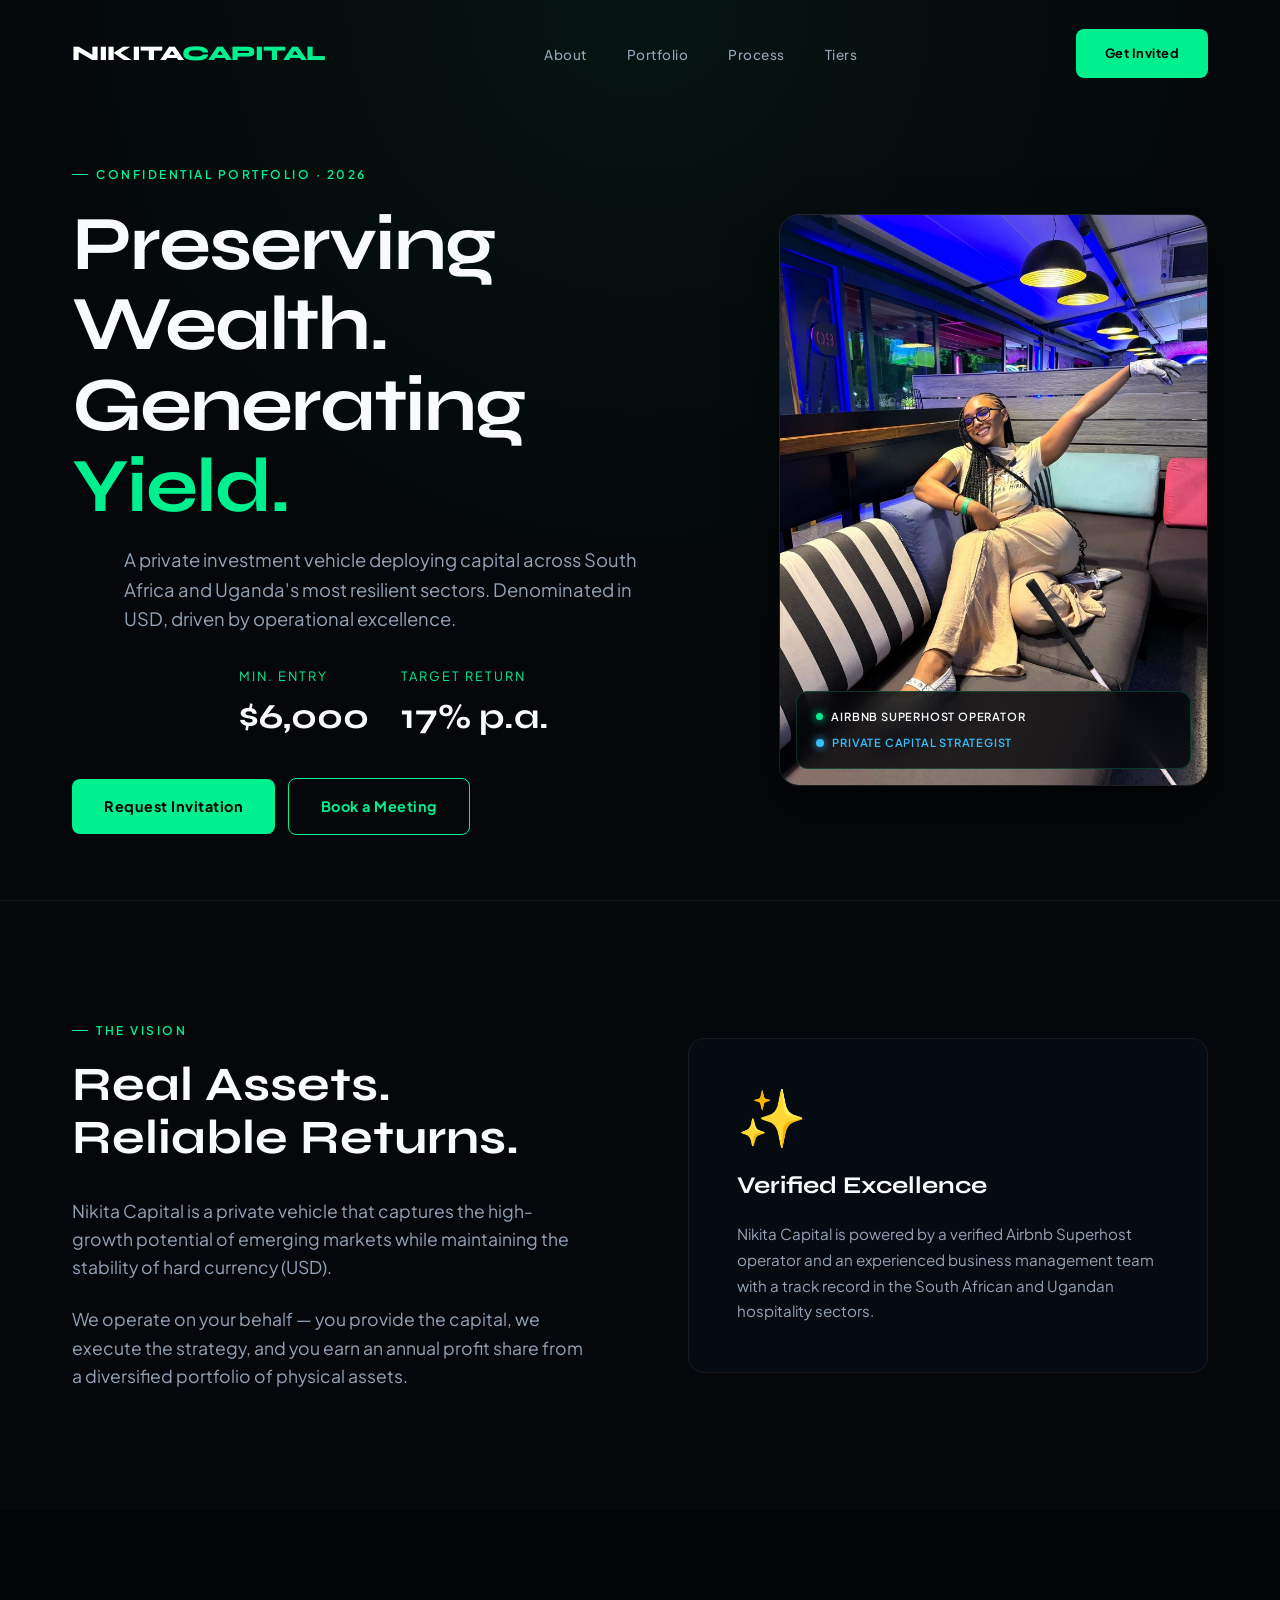
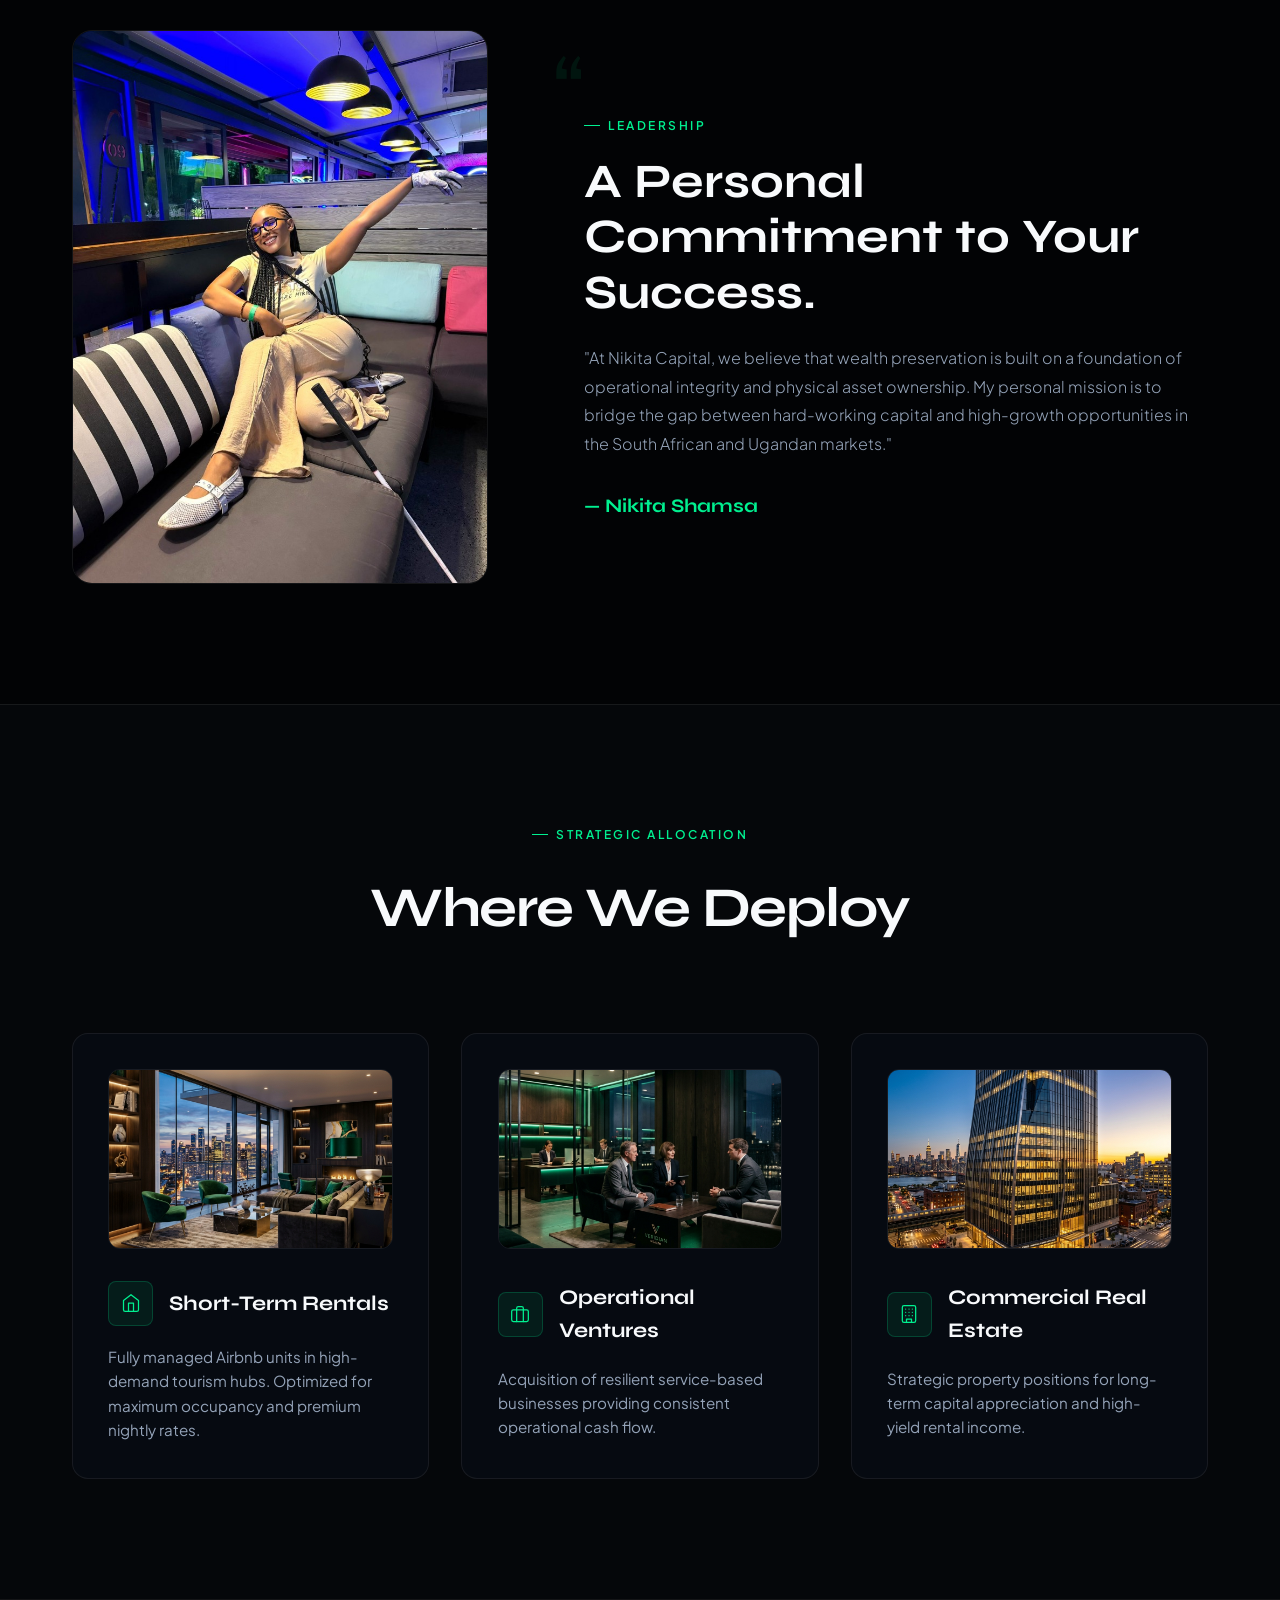
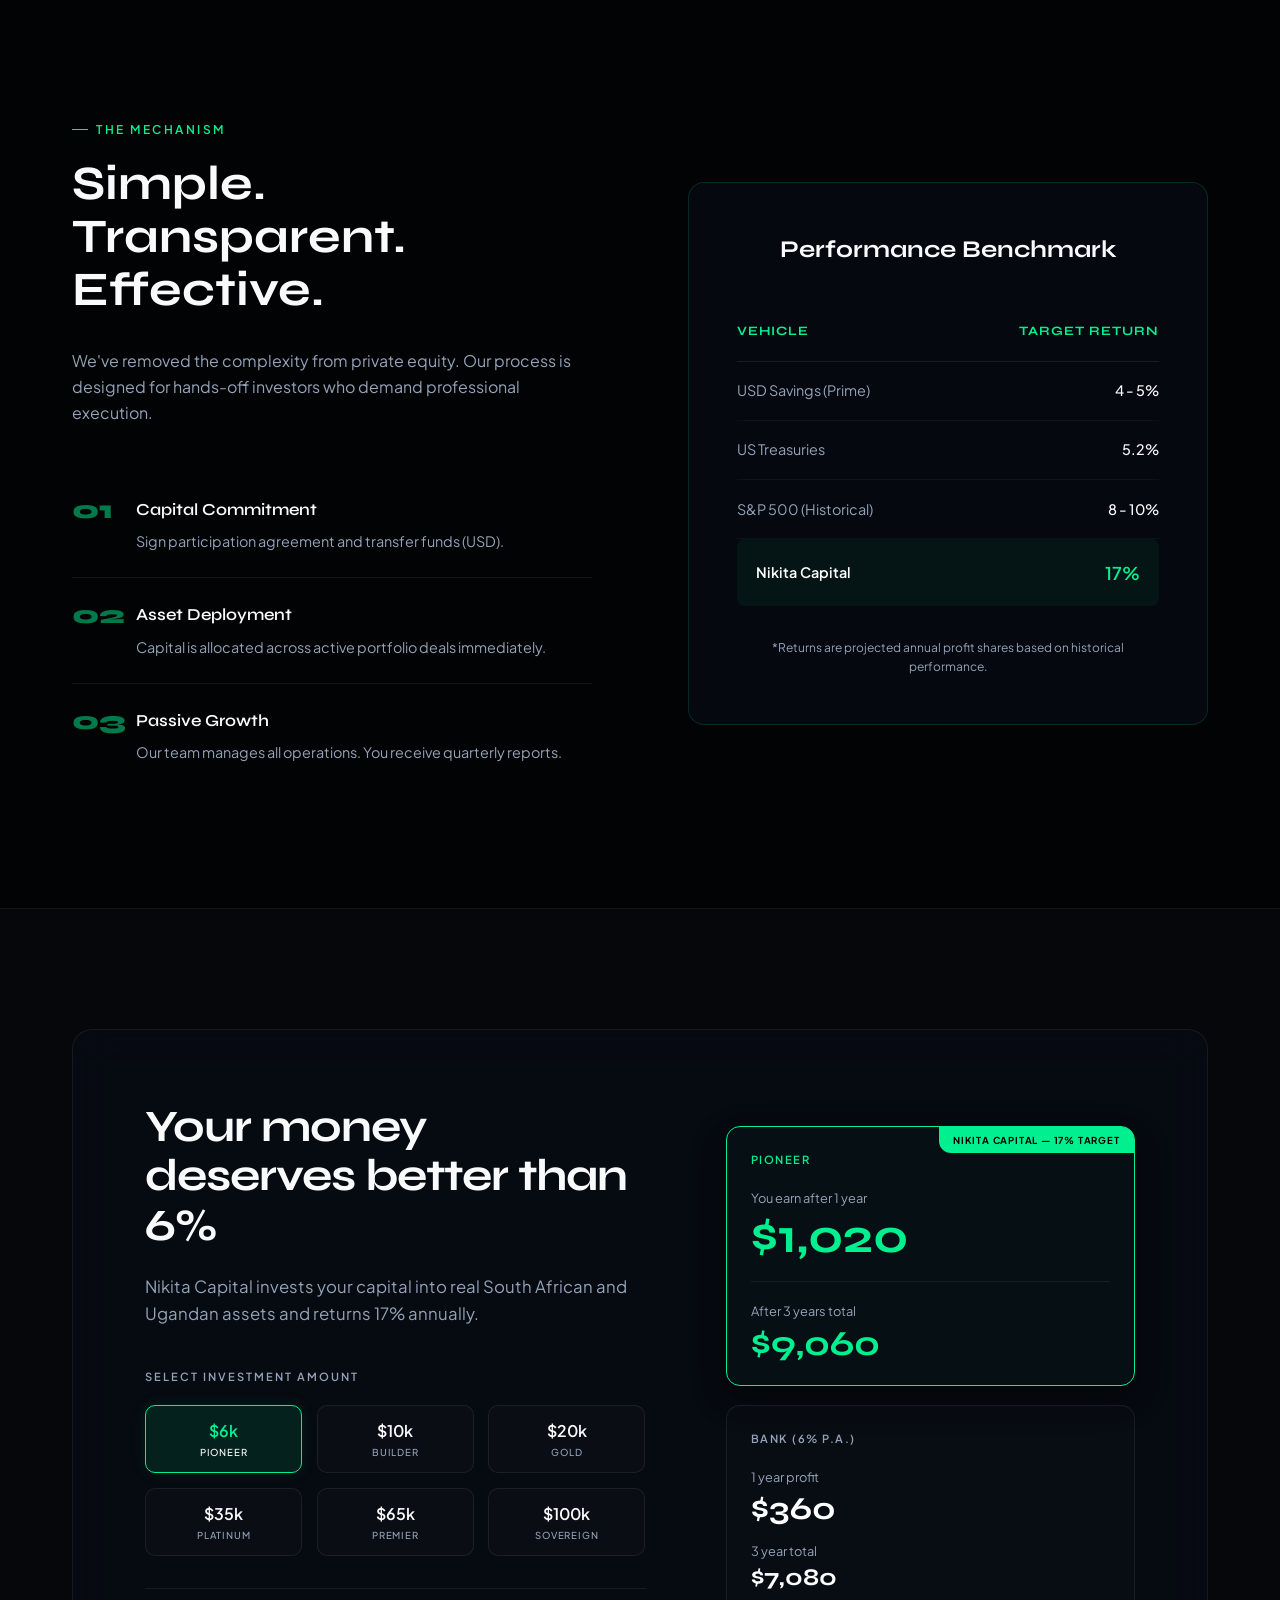
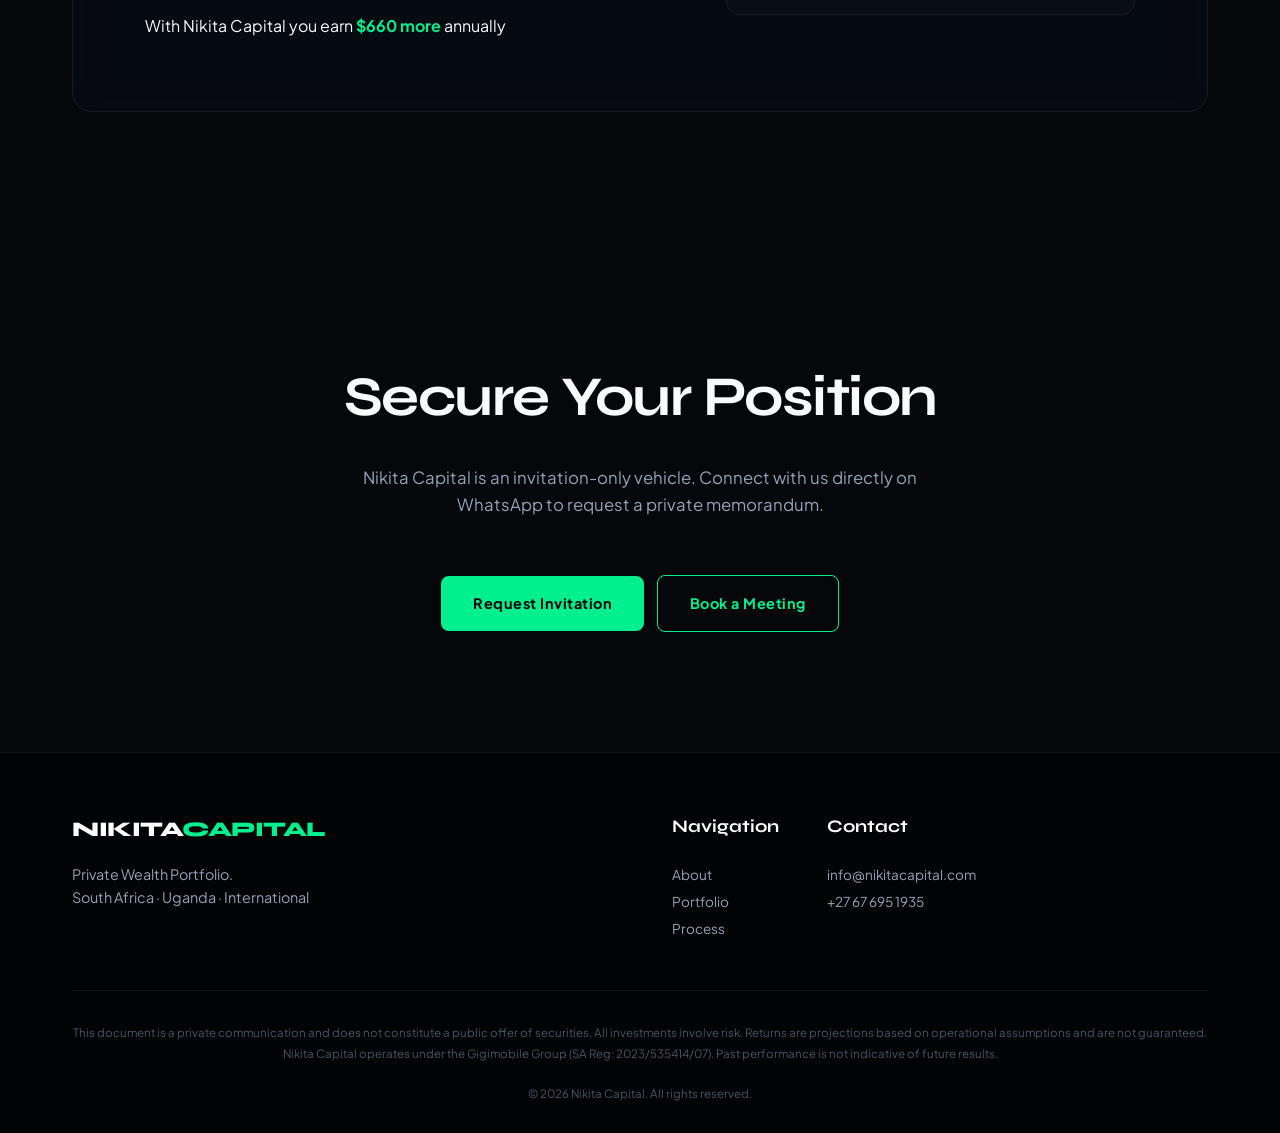
<file: index.html>
<!DOCTYPE html>
<html lang="en">
<head>
    <meta charset="UTF-8">
    <meta name="viewport" content="width=device-width, initial-scale=1.0">
    <title>Nikita Capital — Private Wealth Portfolio</title>
    <meta name="description" content="Exclusive private investment vehicle focused on high-yield hospitality, franchise, and real estate assets in South Africa and Uganda.">
    <link rel="stylesheet" href="styles.css">
    <!-- Social Sharing Metadata (WhatsApp, LinkedIn, etc.) -->
    <meta property="og:title" content="Nikita Capital — Private Wealth Portfolio">
    <meta property="og:description" content="Exclusive private investment vehicle focused on high-yield hospitality, franchise, and real estate assets.">
    <meta property="og:image" content="https://nikitacapital.vercel.app/nikita-hero.jpg">
    <meta property="og:url" content="https://nikitacapital.vercel.app">
    <meta property="og:type" content="website">
    <meta name="twitter:card" content="summary_large_image">
    <meta name="twitter:image" content="https://nikitacapital.vercel.app/nikita-hero.jpg">
</head>
<body>

    <!-- NAVIGATION -->
    <nav>
        <div class="container nav-content">
            <a href="#" class="logo">NIKITA<span>CAPITAL</span></a>
            <ul class="nav-links">
                <li><a href="#about">About</a></li>
                <li><a href="#verticals">Portfolio</a></li>
                <li><a href="#how-it-works">Process</a></li>
                <li><a href="#tiers">Tiers</a></li>
            </ul>
            <a href="https://wa.me/27676951935?text=I%27m%20interested%20in%20Nikita%20Capital" class="btn-contact" target="_blank">Get Invited</a>
        </div>
    </nav>

    <!-- HERO SECTION -->
    <section class="hero">
        <div class="container">
            <div class="hero-grid">
                <div class="hero-content reveal active">
                    <span class="hero-eyebrow">Confidential Portfolio · 2026</span>
                    <h1>Preserving Wealth.<br>Generating <span class="text-primary">Yield.</span></h1>
                    <p>A private investment vehicle deploying capital across South Africa and Uganda's most resilient sectors. Denominated in USD, driven by operational excellence.</p>
                    
                    <div class="hero-stats">
                        <div>
                            <div style="font-size: 0.8rem; color: var(--primary); text-transform: uppercase; letter-spacing: 2px;">Min. Entry</div>
                            <div style="font-size: 2.2rem; font-family: var(--font-heading); font-weight: 700; margin-top: 0.2rem;">$6,000</div>
                        </div>
                        <div>
                            <div style="font-size: 0.8rem; color: var(--primary); text-transform: uppercase; letter-spacing: 2px;">Target Return</div>
                            <div style="font-size: 2.2rem; font-family: var(--font-heading); font-weight: 700; margin-top: 0.2rem;">17% p.a.</div>
                        </div>
                    </div>

                    <div class="hero-btns">
                        <a href="https://wa.me/27676951935?text=I%27m%20interested%20in%20Nikita%20Capital" class="btn-contact" target="_blank">Request Invitation</a>
                        <a href="https://calendly.com/nikitacapital/30min" class="btn-contact" style="background: transparent; color: var(--primary); border: 1px solid var(--primary);" target="_blank">Book a Meeting</a>
                    </div>
                </div>

                <div class="hero-image-wrap reveal active">
                    <div class="hero-image-container">
                        <img src="nikita-hero.jpg" alt="Nikita Shamsa - Private Capital Strategist" class="hero-image">
                        <div class="hero-badge-overlay" style="flex-direction: column; align-items: flex-start; gap: 8px; padding: 1rem 1.2rem;">
                            <div style="display: flex; align-items: center; gap: 8px;">
                                <span class="hero-badge-dot"></span>
                                <span class="hero-badge-text">Airbnb Superhost Operator</span>
                            </div>
                            <div style="display: flex; align-items: center; gap: 8px;">
                                <span style="width:8px;height:8px;background:#38bdf8;border-radius:50%;box-shadow:0 0 8px #38bdf8;flex-shrink:0;"></span>
                                <span class="hero-badge-text" style="color: #38bdf8;">Private Capital Strategist</span>
                            </div>
                        </div>
                    </div>
                </div>
            </div>
        </div>
    </section>

    <!-- ABOUT SECTION -->
    <section id="about" class="section-padding" style="border-top: 1px solid var(--border);">
        <div class="container">
            <div class="about-grid">
                <div class="reveal">
                    <span class="hero-eyebrow">The Vision</span>
                    <h2 style="font-size: clamp(2rem, 6vw, 3rem); margin-bottom: 2rem; line-height: 1.1;">Real Assets.<br>Reliable Returns.</h2>
                    <p style="color: var(--text-dim); font-size: 1.1rem; margin-bottom: 1.5rem;">Nikita Capital is a private vehicle that captures the high-growth potential of emerging markets while maintaining the stability of hard currency (USD).</p>
                    <p style="color: var(--text-dim); font-size: 1.1rem;">We operate on your behalf — you provide the capital, we execute the strategy, and you earn an annual profit share from a diversified portfolio of physical assets.</p>
                </div>
                <div class="reveal">
                    <div class="glass-card">
                        <div style="font-size: 3.5rem; line-height: 1; color: var(--primary); margin-bottom: 1.5rem;">✨</div>
                        <h3 style="margin-bottom: 1rem; font-size: 1.5rem;">Verified Excellence</h3>
                        <p style="color: var(--text-dim); font-size: 0.95rem; line-height: 1.7;">Nikita Capital is powered by a verified Airbnb Superhost operator and an experienced business management team with a track record in the South African and Ugandan hospitality sectors.</p>
                    </div>
                </div>
            </div>
        </div>
    </section>

    <!-- LEADERSHIP SECTION -->
    <section id="leadership" class="section-padding leadership-section">
        <div class="container">
            <div class="leadership-grid reveal">
                <div class="founder-img-container">
                    <img src="nikita-portrait.jpg" alt="Nikita - Founder of Nikita Capital" class="founder-img">
                </div>
                <div class="leadership-text">
                    <span class="quote-icon">“</span>
                    <span class="hero-eyebrow" style="margin-top: 1.5rem;">Leadership</span>
                    <h2>A Personal Commitment to Your Success.</h2>
                    <p class="quote">"At Nikita Capital, we believe that wealth preservation is built on a foundation of operational integrity and physical asset ownership. My personal mission is to bridge the gap between hard-working capital and high-growth opportunities in the South African and Ugandan markets."</p>
                    <p class="signature">— Nikita Shamsa</p>
                </div>
            </div>
        </div>
    </section>

    <!-- VERTICALS SECTION -->
    <section id="verticals" class="section-padding" style="border-top: 1px solid var(--border);">
        <div class="container">
            <div class="text-center reveal" style="margin-bottom: 5rem;">
                <span class="hero-eyebrow" style="justify-content: center;">Strategic Allocation</span>
                <h2 style="font-size: clamp(2rem, 6vw, 3.5rem); letter-spacing: -1.5px;">Where We Deploy</h2>
            </div>
            <div style="display: grid; grid-template-columns: repeat(auto-fit, minmax(280px, 1fr)); gap: 2rem;">
                <!-- Vertical 1 -->
                <div class="glass-card reveal" style="padding: 2.2rem;">
                    <div class="card-image-wrap" style="height: 180px; overflow: hidden; border-radius: 12px; margin-bottom: 2rem; border: 1px solid var(--border);">
                        <img src="short-term-rentals.png" alt="Short-Term Rentals" style="width: 100%; height: 100%; object-fit: cover;">
                    </div>
                    <div style="display: flex; align-items: center; gap: 1rem; margin-bottom: 1.2rem;">
                        <div class="vertical-card-icon" style="margin-bottom: 0; width: 45px; height: 45px; border-radius: 8px;">
                            <svg xmlns="http://www.w3.org/2000/svg" width="20" height="20" viewBox="0 0 24 24" fill="none" stroke="currentColor" stroke-width="1.5" stroke-linecap="round" stroke-linejoin="round"><path d="m3 9 9-7 9 7v11a2 2 0 0 1-2 2H5a2 2 0 0 1-2-2z"/><polyline points="9 22 9 12 15 12 15 22"/></svg>
                        </div>
                        <h3 style="font-size: 1.3rem;">Short-Term Rentals</h3>
                    </div>
                    <p style="color: var(--text-dim); font-size: 0.95rem; line-height: 1.6;">Fully managed Airbnb units in high-demand tourism hubs. Optimized for maximum occupancy and premium nightly rates.</p>
                </div>
                <!-- Vertical 2 -->
                <div class="glass-card reveal" style="padding: 2.2rem;">
                    <div class="card-image-wrap" style="height: 180px; overflow: hidden; border-radius: 12px; margin-bottom: 2rem; border: 1px solid var(--border);">
                        <img src="operational-ventures.png" alt="Operational Ventures" style="width: 100%; height: 100%; object-fit: cover;">
                    </div>
                    <div style="display: flex; align-items: center; gap: 1rem; margin-bottom: 1.2rem;">
                        <div class="vertical-card-icon" style="margin-bottom: 0; width: 45px; height: 45px; border-radius: 8px;">
                            <svg xmlns="http://www.w3.org/2000/svg" width="20" height="20" viewBox="0 0 24 24" fill="none" stroke="currentColor" stroke-width="1.5" stroke-linecap="round" stroke-linejoin="round"><rect width="20" height="14" x="2" y="7" rx="2" ry="2"/><path d="M16 21V5a2 2 0 0 0-2-2h-4a2 2 0 0 0-2 2v16"/></svg>
                        </div>
                        <h3 style="font-size: 1.3rem;">Operational Ventures</h3>
                    </div>
                    <p style="color: var(--text-dim); font-size: 0.95rem; line-height: 1.6;">Acquisition of resilient service-based businesses providing consistent operational cash flow.</p>
                </div>
                <!-- Vertical 3 -->
                <div class="glass-card reveal" style="padding: 2.2rem;">
                    <div class="card-image-wrap" style="height: 180px; overflow: hidden; border-radius: 12px; margin-bottom: 2rem; border: 1px solid var(--border);">
                        <img src="commercial-real-estate.png" alt="Commercial Real Estate" style="width: 100%; height: 100%; object-fit: cover;">
                    </div>
                    <div style="display: flex; align-items: center; gap: 1rem; margin-bottom: 1.2rem;">
                        <div class="vertical-card-icon" style="margin-bottom: 0; width: 45px; height: 45px; border-radius: 8px;">
                            <svg xmlns="http://www.w3.org/2000/svg" width="20" height="20" viewBox="0 0 24 24" fill="none" stroke="currentColor" stroke-width="1.5" stroke-linecap="round" stroke-linejoin="round"><rect x="4" y="2" width="16" height="20" rx="2" ry="2"/><path d="M9 22v-4h6v4"/><path d="M8 6h.01"/><path d="M16 6h.01"/><path d="M12 6h.01"/><path d="M12 10h.01"/><path d="M12 14h.01"/><path d="M16 10h.01"/><path d="M16 14h.01"/><path d="M8 10h.01"/><path d="M8 14h.01"/></svg>
                        </div>
                        <h3 style="font-size: 1.3rem;">Commercial Real Estate</h3>
                    </div>
                    <p style="color: var(--text-dim); font-size: 0.95rem; line-height: 1.6;">Strategic property positions for long-term capital appreciation and high-yield rental income.</p>
                </div>
            </div>
        </div>
    </section>

    <!-- PROCESS SECTION -->
    <section id="how-it-works" class="section-padding" style="background: var(--bg-deep); border-top: 1px solid var(--border); border-bottom: 1px solid var(--border);">
        <div class="container">
            <div class="process-grid">
                <div class="reveal">
                    <span class="hero-eyebrow">The Mechanism</span>
                    <h2 style="font-size: clamp(1.8rem, 5vw, 3rem); margin-bottom: 2rem; line-height: 1.1;">Simple. Transparent.<br>Effective.</h2>
                    <p style="color: var(--text-dim); margin-bottom: 3rem;">We've removed the complexity from private equity. Our process is designed for hands-off investors who demand professional execution.</p>
                    
                    <div class="steps-list">
                        <div class="process-step">
                            <span class="process-num">01</span>
                            <div>
                                <h4 class="process-title">Capital Commitment</h4>
                                <p class="process-desc">Sign participation agreement and transfer funds (USD).</p>
                            </div>
                        </div>
                        <div class="process-step">
                            <span class="process-num">02</span>
                            <div>
                                <h4 class="process-title">Asset Deployment</h4>
                                <p class="process-desc">Capital is allocated across active portfolio deals immediately.</p>
                            </div>
                        </div>
                        <div class="process-step">
                            <span class="process-num">03</span>
                            <div>
                                <h4 class="process-title">Passive Growth</h4>
                                <p class="process-desc">Our team manages all operations. You receive quarterly reports.</p>
                            </div>
                        </div>
                    </div>
                </div>
                <div class="reveal">
                    <div class="glass-card" style="border-color: rgba(0, 240, 144, 0.15);">
                        <h3 style="margin-bottom: 2rem; text-align: center; font-size: 1.5rem;">Performance Benchmark</h3>
                        <table style="width: 100%; border-collapse: collapse; font-size: 0.9rem;">
                            <tr style="border-bottom: 1px solid rgba(255,255,255,0.08); color: var(--primary);">
                                <th style="padding: 1.2rem 0; text-align: left; font-family: var(--font-heading); font-size: 0.8rem; letter-spacing: 1px; text-transform: uppercase;">Vehicle</th>
                                <th style="padding: 1.2rem 0; text-align: right; font-family: var(--font-heading); font-size: 0.8rem; letter-spacing: 1px; text-transform: uppercase;">Target Return</th>
                            </tr>
                            <tr style="border-bottom: 1px solid rgba(255,255,255,0.04);">
                                <td style="padding: 1.1rem 0; color: var(--text-dim);">USD Savings (Prime)</td>
                                <td style="padding: 1.1rem 0; text-align: right; color: var(--text-main); font-weight: 500;">4 - 5%</td>
                            </tr>
                            <tr style="border-bottom: 1px solid rgba(255,255,255,0.04);">
                                <td style="padding: 1.1rem 0; color: var(--text-dim);">US Treasuries</td>
                                <td style="padding: 1.1rem 0; text-align: right; color: var(--text-main); font-weight: 500;">5.2%</td>
                            </tr>
                            <tr style="border-bottom: 1px solid rgba(255,255,255,0.04);">
                                <td style="padding: 1.1rem 0; color: var(--text-dim);">S&P 500 (Historical)</td>
                                <td style="padding: 1.1rem 0; text-align: right; color: var(--text-main); font-weight: 500;">8 - 10%</td>
                            </tr>
                            <tr style="background: rgba(0, 240, 144, 0.05); color: #fff; font-weight: 600;">
                                <td style="padding: 1.2rem; border-radius: 8px 0 0 8px;">Nikita Capital</td>
                                <td style="padding: 1.2rem; text-align: right; color: var(--primary); font-size: 1.1rem; border-radius: 0 8px 8px 0;">17%</td>
                            </tr>
                        </table>
                        <p style="font-size: 0.75rem; color: var(--text-dim); margin-top: 2rem; text-align: center;">*Returns are projected annual profit shares based on historical performance.</p>
                    </div>
                </div>
            </div>
        </div>
    </section>

    <!-- INVESTMENT CALCULATOR -->
    <section id="tiers" class="section-padding">
        <div class="container">
            <div class="calculator-wrapper reveal">
                <!-- Left: Control Panel -->
                <div class="calc-controls">
                    <h2 style="font-size: clamp(1.6rem, 4.5vw, 2.8rem); margin-bottom: 1.5rem; line-height: 1.1; letter-spacing: -1px;">Your money deserves better than 6%</h2>
                    <p style="color: var(--text-dim); margin-bottom: 2.5rem; font-size: 1.05rem;">
                        Nikita Capital invests your capital into real South African and Ugandan assets and returns 17% annually.
                    </p>
                    
                    <div class="amount-selector">
                        <p class="selector-label">Select investment amount</p>
                        <div class="amount-buttons">
                            <button class="amount-btn active" data-amount="6000" data-tier="Pioneer">$6k<span>Pioneer</span></button>
                            <button class="amount-btn" data-amount="10000" data-tier="Builder">$10k<span>Builder</span></button>
                            <button class="amount-btn" data-amount="20000" data-tier="Gold Partner">$20k<span>Gold</span></button>
                            <button class="amount-btn" data-amount="35000" data-tier="Platinum Partner">$35k<span>Platinum</span></button>
                            <button class="amount-btn tier-gold" data-amount="65000" data-tier="Nikita Premier">$65k<span>Premier</span></button>
                            <button class="amount-btn tier-gold" data-amount="100000" data-tier="Nikita Sovereign">$100k<span>Sovereign</span></button>
                        </div>
                    </div>
                    
                    <div class="comparison-footer">
                        <p>With Nikita Capital you earn <span id="diff-value" class="text-primary" style="font-weight: 700;">$660 more</span> annually</p>
                    </div>
                </div>

                <!-- Right: Results Panel -->
                <div class="calc-results">
                    <div class="comparison-cards">
                        <!-- Nikita Capital Card (Primary) -->
                        <div class="comp-card featured">
                            <div class="card-badge">NIKITA CAPITAL — 17% TARGET</div>
                            <div class="card-header" id="nikita-tier-label">PIONEER</div>
                            <div class="card-body">
                                <div class="earning-group">
                                    <span class="earning-label">You earn after 1 year</span>
                                    <h3 class="earning-value" id="nikita-year-1">$1,020</h3>
                                </div>
                                <div class="earning-divider"></div>
                                <div class="earning-group">
                                    <span class="earning-label">After 3 years total</span>
                                    <h3 class="earning-value small" id="nikita-year-3">$9,060</h3>
                                </div>
                            </div>
                        </div>

                        <!-- Standard Bank Card (Secondary) -->
                        <div class="comp-card">
                            <div class="card-header">BANK (6% P.A.)</div>
                            <div class="card-body">
                                <div class="earning-group">
                                    <span class="earning-label">1 year profit</span>
                                    <h3 class="earning-value" id="bank-year-1" style="font-size: 2rem;">$360</h3>
                                </div>
                                <div class="earning-group" style="margin-top: 1rem;">
                                    <span class="earning-label">3 year total</span>
                                    <h3 class="earning-value small" id="bank-year-3" style="font-size: 1.5rem;">$7,080</h3>
                                </div>
                            </div>
                        </div>
                    </div>
                </div>
            </div>
        </div>
    </section>

    <!-- CONTACT CTA -->
    <section id="contact" class="section-padding contact-section">
        <div class="container text-center reveal">
            <h2 style="font-size: clamp(2rem, 6vw, 3.5rem); margin-bottom: 1.5rem; letter-spacing: -1.5px;">Secure Your Position</h2>
            <p style="color: var(--text-dim); max-width: 600px; margin: 0 auto 3.5rem; font-size: 1.05rem;">Nikita Capital is an invitation-only vehicle. Connect with us directly on WhatsApp to request a private memorandum.</p>
            <div class="hero-btns" style="justify-content: center; margin-top: 0;">
                <a href="https://wa.me/27676951935?text=I%27m%20interested%20in%20Nikita%20Capital" class="btn-contact" style="padding: 1.2rem 3rem; font-size: 1rem;" target="_blank">Request Invitation</a>
                <a href="https://calendly.com/nikitacapital/30min" class="btn-contact" style="background: transparent; color: var(--primary); border: 1px solid var(--primary); padding: 1.2rem 3rem; font-size: 1rem;" target="_blank">Book a Meeting</a>
            </div>
        </div>
    </section>

    <!-- FOOTER -->
    <footer>
        <div class="container">
            <div class="footer-content">
                <div>
                    <div class="logo footer-logo">NIKITA<span>CAPITAL</span></div>
                    <p style="color: var(--text-dim); font-size: 0.9rem;">Private Wealth Portfolio.<br>South Africa · Uganda · International</p>
                </div>
                <div class="footer-links-row">
                    <div>
                        <h4 style="margin-bottom: 1.2rem; color: #fff; font-size: 1.1rem;">Navigation</h4>
                        <ul style="list-style: none; font-size: 0.85rem; line-height: 2;">
                            <li><a href="#about" style="color: var(--text-dim); text-decoration: none; transition: var(--transition);">About</a></li>
                            <li><a href="#verticals" style="color: var(--text-dim); text-decoration: none; transition: var(--transition);">Portfolio</a></li>
                            <li><a href="#how-it-works" style="color: var(--text-dim); text-decoration: none; transition: var(--transition);">Process</a></li>
                        </ul>
                    </div>
                    <div>
                        <h4 style="margin-bottom: 1.2rem; color: #fff; font-size: 1.1rem;">Contact</h4>
                        <ul style="list-style: none; font-size: 0.85rem; line-height: 2;">
                            <li style="color: var(--text-dim);">info@nikitacapital.com</li>
                            <li style="color: var(--text-dim);">+27 67 695 1935</li>
                        </ul>
                    </div>
                </div>
            </div>
            <div class="footer-disclaimer">
                <p>This document is a private communication and does not constitute a public offer of securities. All investments involve risk. Returns are projections based on operational assumptions and are not guaranteed. Nikita Capital operates under the Gigimobile Group (SA Reg: 2023/535414/07). Past performance is not indicative of future results.</p>
                <p style="margin-top: 1.2rem;">&copy; 2026 Nikita Capital. All rights reserved.</p>
            </div>
        </div>
    </footer>

    <script src="script.js"></script>
</body>
</html>
</file>
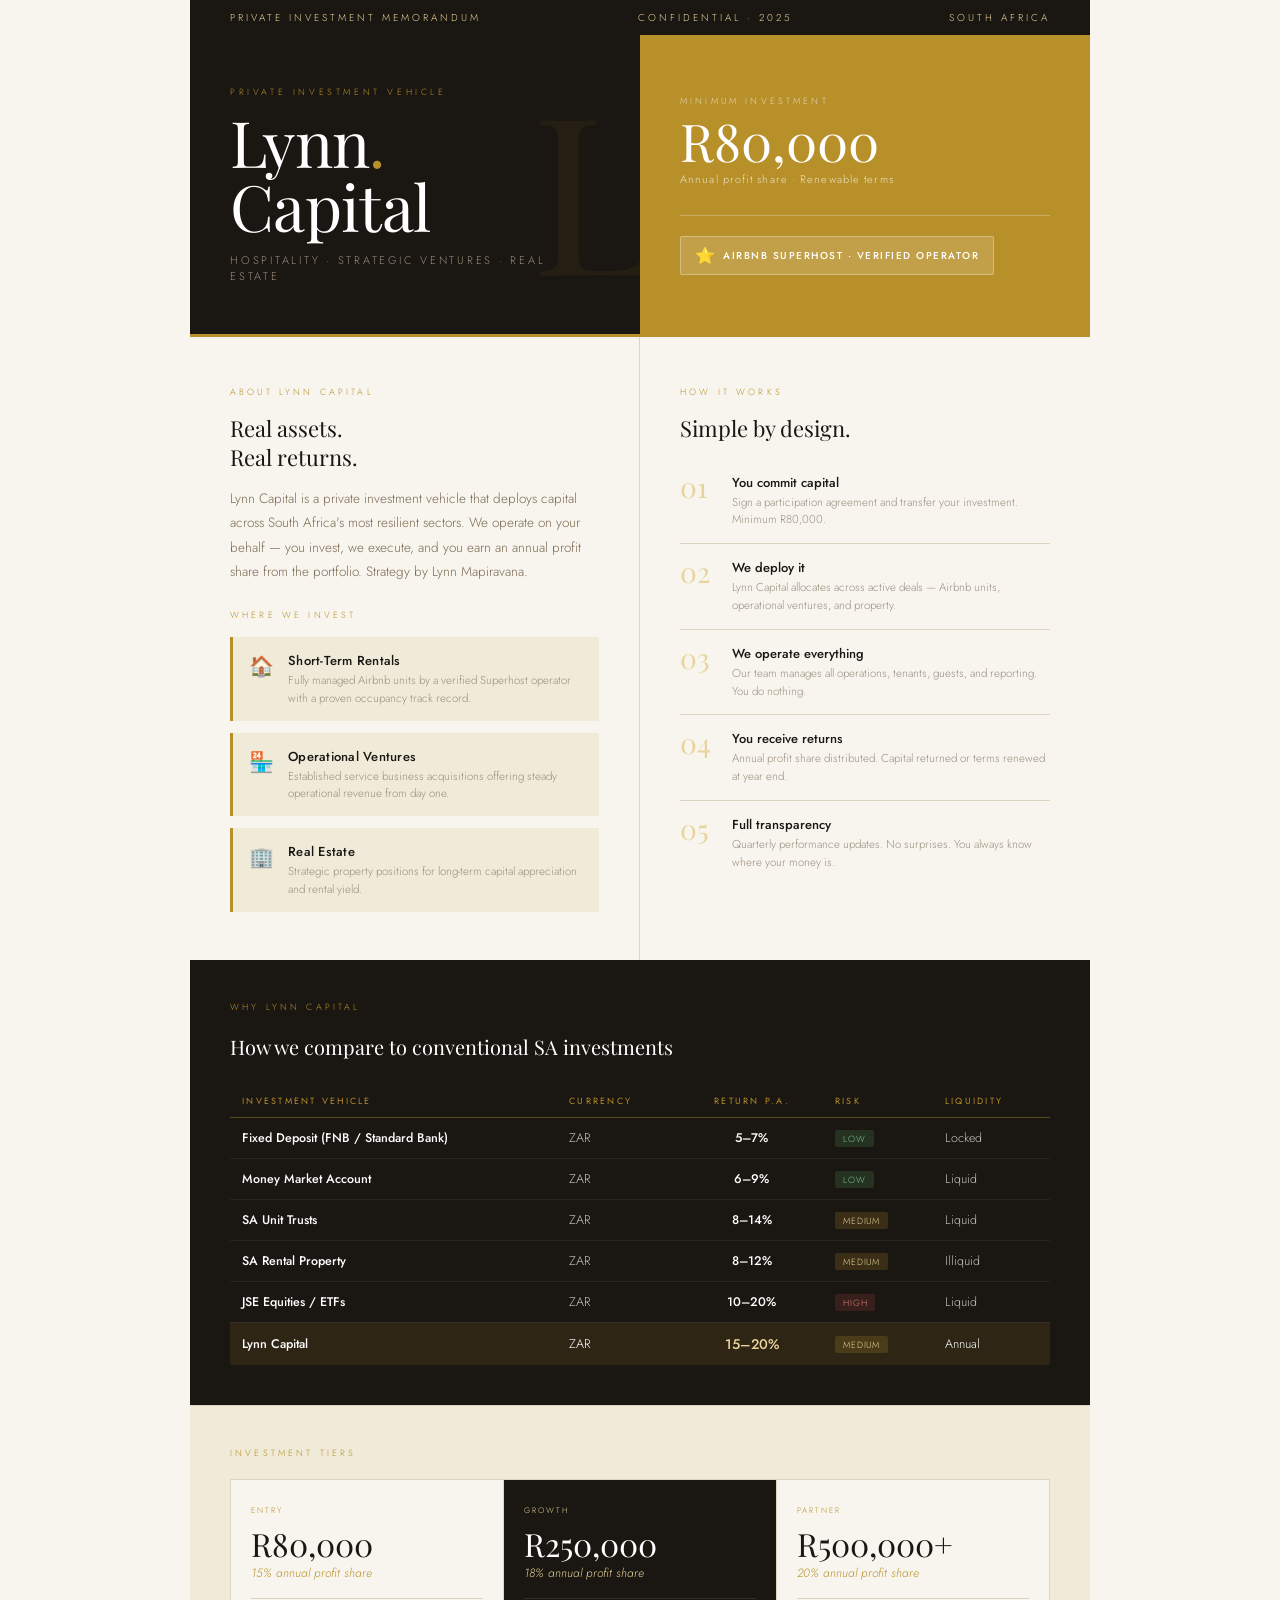
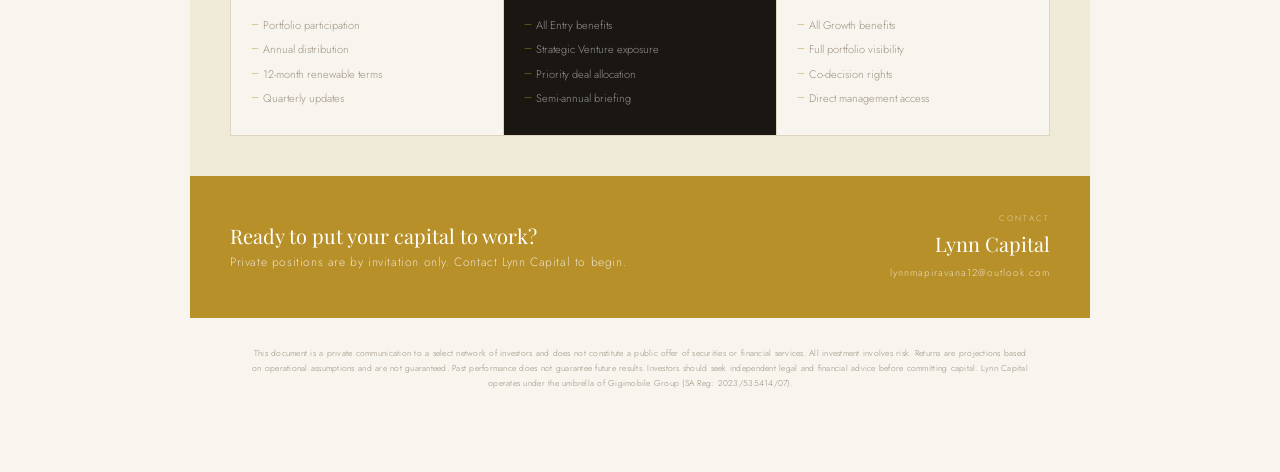
<file: lynn-capital.html>
<!DOCTYPE html>
<html lang="en">
<head>
<meta charset="UTF-8">
<meta name="viewport" content="width=device-width, initial-scale=1.0">
<title>Lynn Capital — Private Investment</title>
<meta name="description" content="Exclusive private investment vehicle focused on high-yield hospitality, franchise, and real estate assets.">
<!-- Social Sharing Metadata (WhatsApp, LinkedIn, etc.) -->
<meta property="og:title" content="Lynn Capital — Private Investment">
<meta property="og:description" content="Exclusive private investment vehicle focused on high-yield hospitality, franchise, and real estate assets.">
<meta property="og:image" content="https://lynncapital.vercel.app/lynn-hero.jpg">
<meta property="og:url" content="https://lynncapital.vercel.app/lynn-capital.html">
<meta property="og:type" content="website">
<meta name="twitter:card" content="summary_large_image">
<meta name="twitter:image" content="https://lynncapital.vercel.app/lynn-hero.jpg">
<link href="https://fonts.googleapis.com/css2?family=Playfair+Display:ital,wght@0,400;0,700;1,400&family=Jost:wght@300;400;500&display=swap" rel="stylesheet">
<style>
*, *::before, *::after { box-sizing: border-box; margin: 0; padding: 0; }

:root {
  --ink: #1a1612;
  --paper: #f8f5ef;
  --cream: #f0ead8;
  --gold: #b8902a;
  --gold-light: #e8d49a;
  --gold-pale: #faf5e4;
  --warm: #7a6a52;
  --muted: #9a8f7e;
  --border: #ddd5c0;
}

html, body {
  background: var(--paper);
  color: var(--ink);
  font-family: 'Jost', sans-serif;
  font-weight: 300;
  -webkit-font-smoothing: antialiased;
}

.page {
  max-width: 900px;
  margin: 0 auto;
  padding: 0 40px 80px;
}

/* TOP STRIP */
.top-strip {
  background: var(--ink);
  color: var(--gold-light);
  display: flex;
  justify-content: space-between;
  align-items: center;
  padding: 10px 40px;
  font-family: 'Jost', sans-serif;
  font-size: 10px;
  letter-spacing: 0.3em;
  text-transform: uppercase;
  margin: 0 -40px 0;
}

/* HERO */
.hero {
  display: grid;
  grid-template-columns: 1fr 1fr;
  gap: 0;
  min-height: 260px;
  margin: 0 -40px;
  position: relative;
}

.hero-left {
  background: var(--ink);
  padding: 50px 40px 50px 40px;
  display: flex;
  flex-direction: column;
  justify-content: center;
  position: relative;
  overflow: hidden;
}

.hero-left::after {
  content: 'L';
  position: absolute;
  right: -20px;
  top: 50%;
  transform: translateY(-50%);
  font-family: 'Playfair Display', serif;
  font-size: 220px;
  color: rgba(184, 144, 42, 0.08);
  line-height: 1;
  pointer-events: none;
}

.brand-sub {
  font-size: 9px;
  letter-spacing: 0.4em;
  color: var(--gold);
  text-transform: uppercase;
  margin-bottom: 12px;
}

.brand-name {
  font-family: 'Playfair Display', serif;
  font-size: 64px;
  font-weight: 400;
  color: #fff;
  line-height: 1;
  letter-spacing: -0.01em;
}

.brand-name span {
  color: var(--gold);
}

.brand-descriptor {
  font-size: 11px;
  letter-spacing: 0.25em;
  color: var(--muted);
  text-transform: uppercase;
  margin-top: 14px;
}

.hero-right {
  background: var(--gold);
  padding: 50px 40px;
  display: flex;
  flex-direction: column;
  justify-content: center;
}

.hero-right-label {
  font-size: 9px;
  letter-spacing: 0.35em;
  text-transform: uppercase;
  color: rgba(255,255,255,0.65);
  margin-bottom: 8px;
}

.hero-right-stat {
  font-family: 'Playfair Display', serif;
  font-size: 52px;
  font-weight: 400;
  color: #fff;
  line-height: 1;
  margin-bottom: 4px;
}

.hero-right-sub {
  font-size: 11px;
  color: rgba(255,255,255,0.75);
  letter-spacing: 0.1em;
  margin-bottom: 28px;
}

.hero-right-divider {
  height: 1px;
  background: rgba(255,255,255,0.25);
  margin-bottom: 20px;
}

.superhost-badge {
  display: inline-flex;
  align-items: center;
  gap: 8px;
  background: rgba(255,255,255,0.15);
  border: 1px solid rgba(255,255,255,0.3);
  padding: 7px 14px;
  border-radius: 2px;
  width: fit-content;
}

.superhost-icon {
  font-size: 16px;
}

.superhost-text {
  font-size: 10px;
  letter-spacing: 0.15em;
  text-transform: uppercase;
  color: #fff;
  font-weight: 500;
}

/* BODY */
.body-grid {
  display: grid;
  grid-template-columns: 1fr 1fr;
  gap: 0;
  margin: 0 -40px;
  border-top: 3px solid var(--gold);
}

.body-left {
  padding: 48px 40px;
  border-right: 1px solid var(--border);
}

.body-right {
  padding: 48px 40px;
}

.section-eyebrow {
  font-size: 9px;
  letter-spacing: 0.35em;
  text-transform: uppercase;
  color: var(--gold);
  margin-bottom: 16px;
}

.section-title {
  font-family: 'Playfair Display', serif;
  font-size: 22px;
  font-weight: 400;
  color: var(--ink);
  line-height: 1.3;
  margin-bottom: 16px;
}

.section-body {
  font-size: 13.5px;
  line-height: 1.8;
  color: var(--warm);
  margin-bottom: 24px;
}

/* VERTICALS */
.vertical-list {
  display: flex;
  flex-direction: column;
  gap: 12px;
}

.vertical-item {
  display: flex;
  align-items: flex-start;
  gap: 14px;
  padding: 14px 16px;
  background: var(--cream);
  border-left: 3px solid var(--gold);
}

.vertical-icon-wrap {
  font-size: 20px;
  margin-top: 1px;
  flex-shrink: 0;
}

.vertical-item-name {
  font-size: 13px;
  font-weight: 500;
  color: var(--ink);
  margin-bottom: 2px;
  letter-spacing: 0.02em;
}

.vertical-item-desc {
  font-size: 11.5px;
  color: var(--muted);
  line-height: 1.5;
}

/* HOW IT WORKS */
.steps-list {
  display: flex;
  flex-direction: column;
  gap: 0;
}

.step-row {
  display: flex;
  gap: 16px;
  padding: 14px 0;
  border-bottom: 1px solid var(--border);
  align-items: flex-start;
}

.step-row:last-child { border-bottom: none; }

.step-num {
  font-family: 'Playfair Display', serif;
  font-size: 28px;
  font-weight: 400;
  color: var(--gold-light);
  line-height: 1;
  flex-shrink: 0;
  width: 36px;
}

.step-content {}

.step-title {
  font-size: 13px;
  font-weight: 500;
  color: var(--ink);
  margin-bottom: 2px;
}

.step-desc {
  font-size: 11.5px;
  color: var(--muted);
  line-height: 1.55;
}

/* COMPARISON TABLE */
.comparison-wrap {
  margin: 0 -40px;
  padding: 40px 40px;
  background: var(--ink);
}

.comparison-eyebrow {
  font-size: 9px;
  letter-spacing: 0.35em;
  text-transform: uppercase;
  color: var(--gold);
  margin-bottom: 20px;
}

.comparison-title {
  font-family: 'Playfair Display', serif;
  font-size: 20px;
  font-weight: 400;
  color: #fff;
  margin-bottom: 24px;
}

table {
  width: 100%;
  border-collapse: collapse;
  font-size: 12.5px;
}

thead tr {
  border-bottom: 1px solid rgba(184, 144, 42, 0.4);
}

th {
  text-align: left;
  padding: 10px 12px;
  font-size: 9px;
  letter-spacing: 0.25em;
  text-transform: uppercase;
  color: var(--gold);
  font-weight: 400;
}

tbody tr {
  border-bottom: 1px solid rgba(255,255,255,0.06);
}

tbody tr:last-child {
  border-bottom: none;
  background: rgba(184, 144, 42, 0.12);
}

td {
  padding: 11px 12px;
  color: rgba(255,255,255,0.75);
  vertical-align: middle;
}

td:first-child {
  font-weight: 500;
  color: #fff;
}

td:nth-child(3) {
  font-weight: 500;
  color: #fff;
  text-align: center;
}

th:nth-child(3) { text-align: center; }

.risk-pill {
  display: inline-block;
  font-size: 9px;
  padding: 2px 8px;
  border-radius: 2px;
  letter-spacing: 0.1em;
  text-transform: uppercase;
}

.risk-low { background: rgba(100, 200, 120, 0.15); color: #7dc98a; }
.risk-med { background: rgba(184, 144, 42, 0.2); color: var(--gold-light); }
.risk-high { background: rgba(220, 80, 80, 0.15); color: #e08080; }

.highlight-row td { color: #fff !important; }
.highlight-row td:nth-child(3) { color: var(--gold-light) !important; font-size: 14px; }

/* TIERS */
.tiers-wrap {
  margin: 0 -40px;
  padding: 40px 40px;
  background: var(--cream);
  border-top: 1px solid var(--border);
}

.tiers-eyebrow {
  font-size: 9px;
  letter-spacing: 0.35em;
  text-transform: uppercase;
  color: var(--gold);
  margin-bottom: 20px;
}

.tiers-grid {
  display: grid;
  grid-template-columns: repeat(3, 1fr);
  gap: 1px;
  background: var(--border);
  border: 1px solid var(--border);
}

.tier {
  background: var(--paper);
  padding: 24px 20px;
  position: relative;
}

.tier.featured {
  background: var(--ink);
}

.tier-tag {
  font-size: 8px;
  letter-spacing: 0.25em;
  text-transform: uppercase;
  color: var(--gold);
  margin-bottom: 12px;
}

.tier.featured .tier-tag { color: var(--gold-light); }

.tier-amount {
  font-family: 'Playfair Display', serif;
  font-size: 32px;
  font-weight: 400;
  color: var(--ink);
  line-height: 1;
  margin-bottom: 4px;
}

.tier.featured .tier-amount { color: #fff; }

.tier-return {
  font-size: 12px;
  color: var(--gold);
  margin-bottom: 16px;
  font-style: italic;
}

.tier.featured .tier-return { color: var(--gold-light); }

.tier-features {
  list-style: none;
  border-top: 1px solid var(--border);
  padding-top: 14px;
}

.tier.featured .tier-features { border-color: rgba(255,255,255,0.1); }

.tier-features li {
  font-size: 11px;
  color: var(--muted);
  padding: 4px 0;
  padding-left: 12px;
  position: relative;
  line-height: 1.5;
}

.tier.featured .tier-features li { color: rgba(255,255,255,0.55); }

.tier-features li::before {
  content: '—';
  position: absolute;
  left: 0;
  color: var(--gold);
  font-size: 9px;
}

/* FOOTER CTA */
.footer-cta {
  margin: 0 -40px;
  padding: 36px 40px;
  background: var(--gold);
  display: grid;
  grid-template-columns: 1fr auto;
  align-items: center;
  gap: 32px;
}

.footer-cta-title {
  font-family: 'Playfair Display', serif;
  font-size: 20px;
  font-weight: 400;
  color: #fff;
  margin-bottom: 4px;
}

.footer-cta-sub {
  font-size: 12px;
  color: rgba(255,255,255,0.75);
  letter-spacing: 0.05em;
}

.footer-contact { text-align: right; }

.footer-contact-label {
  font-size: 8px;
  letter-spacing: 0.3em;
  text-transform: uppercase;
  color: rgba(255,255,255,0.6);
  display: block;
  margin-bottom: 6px;
}

.footer-contact-name {
  font-family: 'Playfair Display', serif;
  font-size: 20px;
  color: #fff;
  display: block;
  margin-bottom: 2px;
}

.footer-contact-web {
  font-size: 10px;
  letter-spacing: 0.1em;
  color: rgba(255,255,255,0.7);
}

/* DISCLAIMER */
.disclaimer {
  font-size: 8.5px;
  color: var(--muted);
  line-height: 1.8;
  text-align: center;
  padding: 28px 20px 0;
  letter-spacing: 0.03em;
}

/* ANIMATIONS */
@keyframes fadeUp {
  from { opacity: 0; transform: translateY(16px); }
  to { opacity: 1; transform: translateY(0); }
}

.hero { animation: fadeUp 0.5s ease both; }
.body-grid { animation: fadeUp 0.5s 0.1s ease both; }
.comparison-wrap { animation: fadeUp 0.5s 0.2s ease both; }
.tiers-wrap { animation: fadeUp 0.5s 0.3s ease both; }
.footer-cta { animation: fadeUp 0.5s 0.4s ease both; }
</style>
</head>
<body>

<div class="page">

  <!-- TOP STRIP -->
  <div class="top-strip">
    <span>Private Investment Memorandum</span>
    <span>Confidential · 2025</span>
    <span>South Africa</span>
  </div>

  <!-- HERO -->
  <div class="hero">
    <div class="hero-left">
      <div class="brand-sub">Private Investment Vehicle</div>
      <div class="brand-name">Lynn<span>.</span><br>Capital</div>
      <div class="brand-descriptor">Hospitality · Strategic Ventures · Real Estate</div>
    </div>
    <div class="hero-right">
      <div class="hero-right-label">Minimum Investment</div>
      <div class="hero-right-stat">R80,000</div>
      <div class="hero-right-sub">Annual profit share · Renewable terms</div>
      <div class="hero-right-divider"></div>
      <div class="superhost-badge">
        <span class="superhost-icon">⭐</span>
        <span class="superhost-text">Airbnb Superhost · Verified Operator</span>
      </div>
    </div>
  </div>

  <!-- BODY GRID -->
  <div class="body-grid">
    <div class="body-left">
      <div class="section-eyebrow">About Lynn Capital</div>
      <div class="section-title">Real assets.<br>Real returns.</div>
      <div class="section-body">
        Lynn Capital is a private investment vehicle that deploys capital across South Africa's most resilient sectors. We operate on your behalf — you invest, we execute, and you earn an annual profit share from the portfolio. Strategy by Lynn Mapiravana.
      </div>
      <div class="section-eyebrow">Where We Invest</div>
      <div class="vertical-list">
        <div class="vertical-item">
          <div class="vertical-icon-wrap">🏠</div>
          <div>
            <div class="vertical-item-name">Short-Term Rentals</div>
            <div class="vertical-item-desc">Fully managed Airbnb units by a verified Superhost operator with a proven occupancy track record.</div>
          </div>
        </div>
        <div class="vertical-item">
          <div class="vertical-icon-wrap">🏪</div>
          <div>
            <div class="vertical-item-name">Operational Ventures</div>
            <div class="vertical-item-desc">Established service business acquisitions offering steady operational revenue from day one.</div>
          </div>
        </div>
        <div class="vertical-item">
          <div class="vertical-icon-wrap">🏢</div>
          <div>
            <div class="vertical-item-name">Real Estate</div>
            <div class="vertical-item-desc">Strategic property positions for long-term capital appreciation and rental yield.</div>
          </div>
        </div>
      </div>
    </div>

    <div class="body-right">
      <div class="section-eyebrow">How It Works</div>
      <div class="section-title">Simple by design.</div>
      <div class="steps-list">
        <div class="step-row">
          <div class="step-num">01</div>
          <div class="step-content">
            <div class="step-title">You commit capital</div>
            <div class="step-desc">Sign a participation agreement and transfer your investment. Minimum R80,000.</div>
          </div>
        </div>
        <div class="step-row">
          <div class="step-num">02</div>
          <div class="step-content">
            <div class="step-title">We deploy it</div>
            <div class="step-desc">Lynn Capital allocates across active deals — Airbnb units, operational ventures, and property.</div>
          </div>
        </div>
        <div class="step-row">
          <div class="step-num">03</div>
          <div class="step-content">
            <div class="step-title">We operate everything</div>
            <div class="step-desc">Our team manages all operations, tenants, guests, and reporting. You do nothing.</div>
          </div>
        </div>
        <div class="step-row">
          <div class="step-num">04</div>
          <div class="step-content">
            <div class="step-title">You receive returns</div>
            <div class="step-desc">Annual profit share distributed. Capital returned or terms renewed at year end.</div>
          </div>
        </div>
        <div class="step-row">
          <div class="step-num">05</div>
          <div class="step-content">
            <div class="step-title">Full transparency</div>
            <div class="step-desc">Quarterly performance updates. No surprises. You always know where your money is.</div>
          </div>
        </div>
      </div>
    </div>
  </div>

  <!-- COMPARISON TABLE -->
  <div class="comparison-wrap">
    <div class="comparison-eyebrow">Why Lynn Capital</div>
    <div class="comparison-title">How we compare to conventional SA investments</div>
    <table>
      <thead>
        <tr>
          <th>Investment Vehicle</th>
          <th>Currency</th>
          <th>Return p.a.</th>
          <th>Risk</th>
          <th>Liquidity</th>
        </tr>
      </thead>
      <tbody>
        <tr>
          <td>Fixed Deposit (FNB / Standard Bank)</td>
          <td>ZAR</td>
          <td>5–7%</td>
          <td><span class="risk-pill risk-low">Low</span></td>
          <td>Locked</td>
        </tr>
        <tr>
          <td>Money Market Account</td>
          <td>ZAR</td>
          <td>6–9%</td>
          <td><span class="risk-pill risk-low">Low</span></td>
          <td>Liquid</td>
        </tr>
        <tr>
          <td>SA Unit Trusts</td>
          <td>ZAR</td>
          <td>8–14%</td>
          <td><span class="risk-pill risk-med">Medium</span></td>
          <td>Liquid</td>
        </tr>
        <tr>
          <td>SA Rental Property</td>
          <td>ZAR</td>
          <td>8–12%</td>
          <td><span class="risk-pill risk-med">Medium</span></td>
          <td>Illiquid</td>
        </tr>
        <tr>
          <td>JSE Equities / ETFs</td>
          <td>ZAR</td>
          <td>10–20%</td>
          <td><span class="risk-pill risk-high">High</span></td>
          <td>Liquid</td>
        </tr>
        <tr class="highlight-row">
          <td>Lynn Capital</td>
          <td>ZAR</td>
          <td>15–20%</td>
          <td><span class="risk-pill risk-med">Medium</span></td>
          <td>Annual</td>
        </tr>
      </tbody>
    </table>
  </div>

  <!-- TIERS -->
  <div class="tiers-wrap">
    <div class="tiers-eyebrow">Investment Tiers</div>
    <div class="tiers-grid">
      <div class="tier">
        <div class="tier-tag">Entry</div>
        <div class="tier-amount">R80,000</div>
        <div class="tier-return">15% annual profit share</div>
        <ul class="tier-features">
          <li>Portfolio participation</li>
          <li>Annual distribution</li>
          <li>12-month renewable terms</li>
          <li>Quarterly updates</li>
        </ul>
      </div>
      <div class="tier featured">
        <div class="tier-tag">Growth</div>
        <div class="tier-amount">R250,000</div>
        <div class="tier-return">18% annual profit share</div>
        <ul class="tier-features">
          <li>All Entry benefits</li>
          <li>Strategic Venture exposure</li>
          <li>Priority deal allocation</li>
          <li>Semi-annual briefing</li>
        </ul>
      </div>
      <div class="tier">
        <div class="tier-tag">Partner</div>
        <div class="tier-amount">R500,000+</div>
        <div class="tier-return">20% annual profit share</div>
        <ul class="tier-features">
          <li>All Growth benefits</li>
          <li>Full portfolio visibility</li>
          <li>Co-decision rights</li>
          <li>Direct management access</li>
        </ul>
      </div>
    </div>
  </div>

  <!-- FOOTER CTA -->
  <div class="footer-cta">
    <div>
      <div class="footer-cta-title">Ready to put your capital to work?</div>
      <div class="footer-cta-sub">Private positions are by invitation only. Contact Lynn Capital to begin.</div>
    </div>
    <div class="footer-contact">
      <span class="footer-contact-label">Contact</span>
      <span class="footer-contact-name">Lynn Capital</span>
      <span class="footer-contact-web">lynnmapiravana12@outlook.com</span>
    </div>
  </div>

  <!-- DISCLAIMER -->
  <div class="disclaimer">
    This document is a private communication to a select network of investors and does not constitute a public offer of securities or financial services. All investment involves risk. Returns are projections based on operational assumptions and are not guaranteed. Past performance does not guarantee future results. Investors should seek independent legal and financial advice before committing capital. Lynn Capital operates under the umbrella of Gigimobile Group (SA Reg: 2023/535414/07).
  </div>

</div>
</body>
</html>
</file>
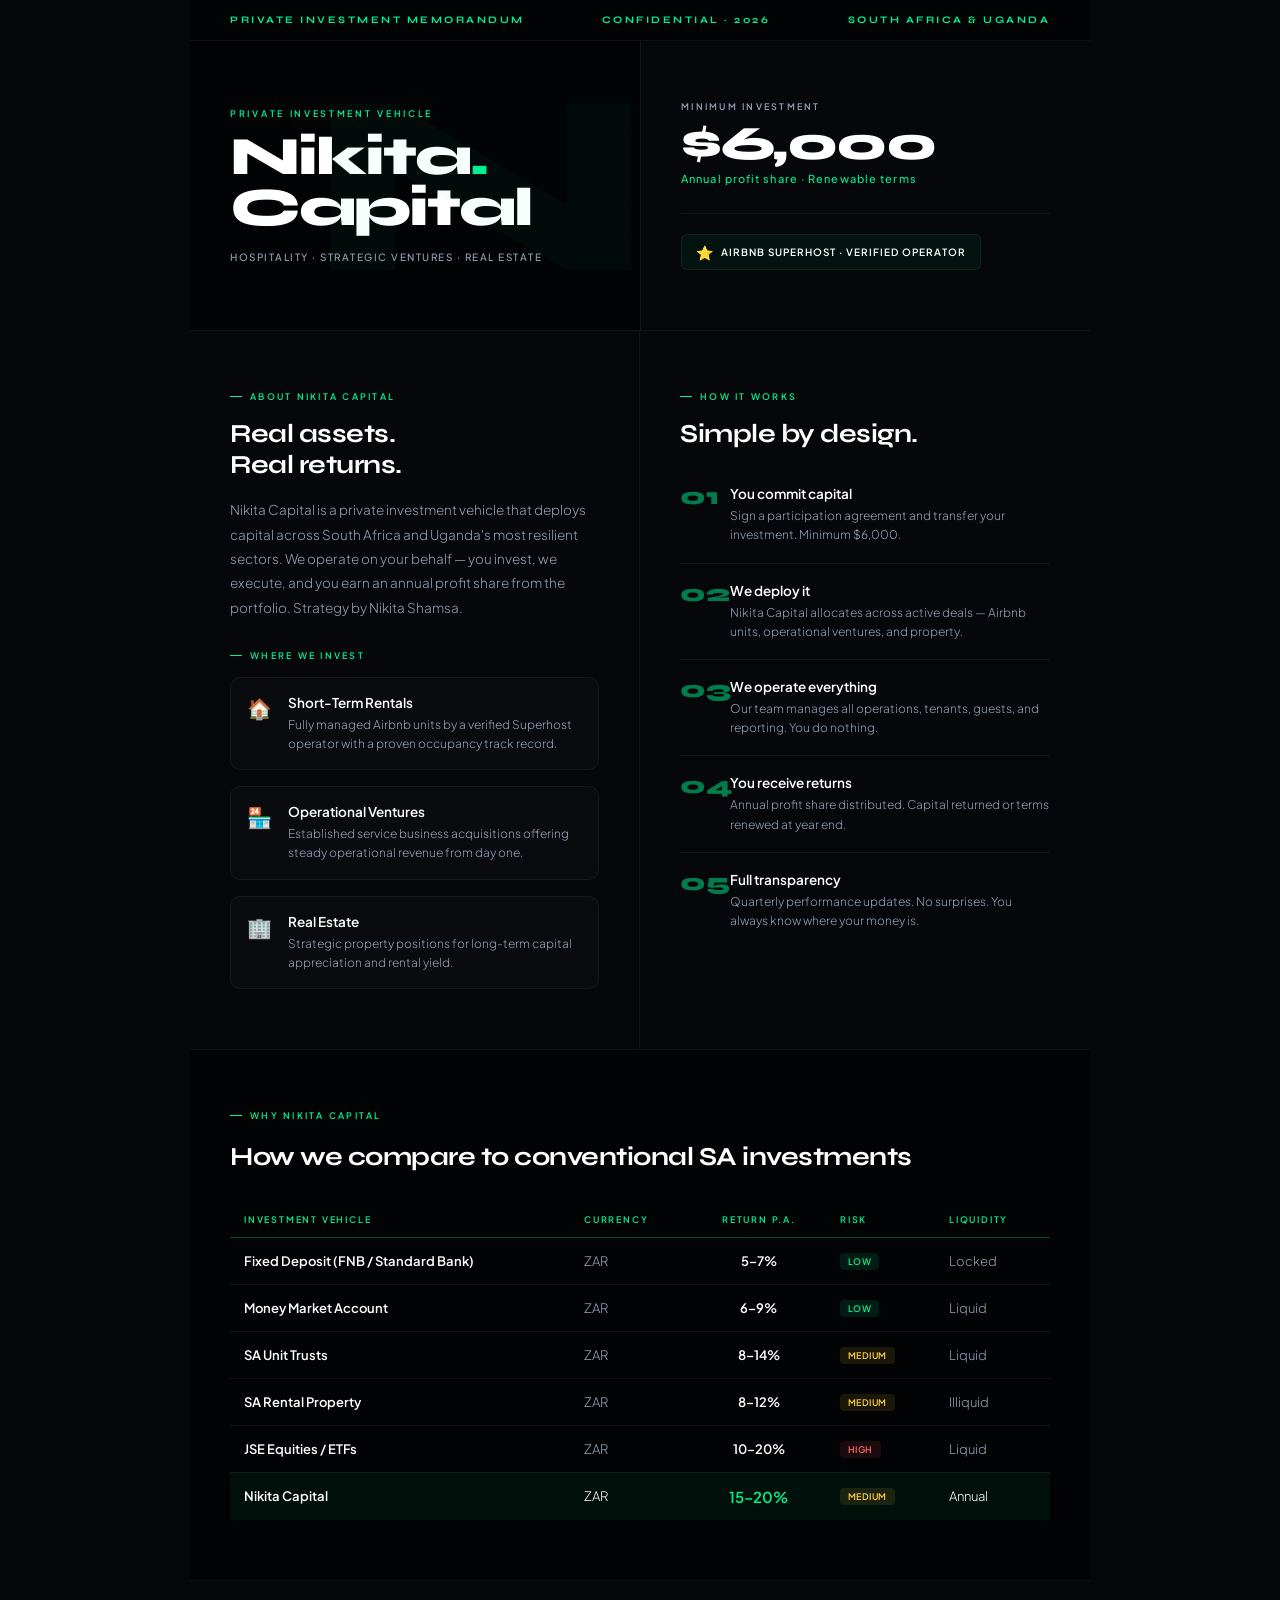
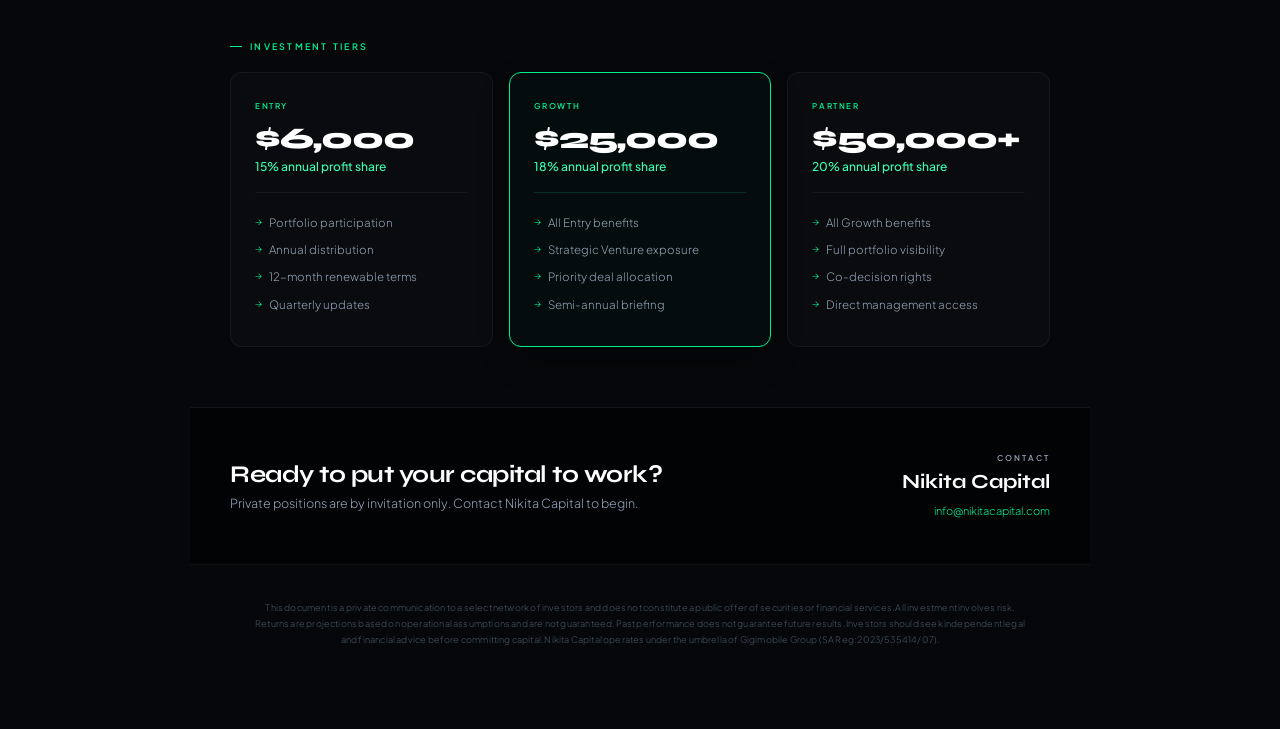
<file: nikita-capital.html>
<!DOCTYPE html>
<html lang="en">
<head>
<meta charset="UTF-8">
<meta name="viewport" content="width=device-width, initial-scale=1.0">
<title>Nikita Capital — Private Investment Memorandum</title>
<meta name="description" content="Exclusive private investment vehicle focused on high-yield hospitality, franchise, and real estate assets.">
<!-- Social Sharing Metadata (WhatsApp, LinkedIn, etc.) -->
<meta property="og:title" content="Nikita Capital — Private Investment">
<meta property="og:description" content="Exclusive private investment vehicle focused on high-yield hospitality, franchise, and real estate assets.">
<meta property="og:image" content="https://nikitacapital.vercel.app/nikita-hero.jpg">
<meta property="og:url" content="https://nikitacapital.vercel.app/nikita-capital.html">
<meta property="og:type" content="website">
<meta name="twitter:card" content="summary_large_image">
<meta name="twitter:image" content="https://nikitacapital.vercel.app/nikita-hero.jpg">
<link href="https://fonts.googleapis.com/css2?family=Plus+Jakarta+Sans:wght@300;400;500;600;700&family=Syne:wght@500;700;800&display=swap" rel="stylesheet">
<style>
*, *::before, *::after { box-sizing: border-box; margin: 0; padding: 0; }

:root {
  --bg-dark: #05070a;
  --bg-deep: #020305;
  --primary: #00f090;
  --primary-bright: #39ffb1;
  --primary-glow: rgba(0, 240, 144, 0.1);
  --text-main: #f8fafc;
  --text-dim: #94a3b8;
  --border: rgba(255, 255, 255, 0.05);
  --border-glow: rgba(0, 240, 144, 0.15);
  --glass: rgba(255, 255, 255, 0.02);
  --transition: all 0.5s cubic-bezier(0.16, 1, 0.3, 1);
  --font-heading: 'Syne', sans-serif;
  --font-body: 'Plus Jakarta Sans', sans-serif;
}

html, body {
  background: var(--bg-dark);
  color: var(--text-main);
  font-family: var(--font-body);
  font-weight: 300;
  -webkit-font-smoothing: antialiased;
}

.page {
  max-width: 900px;
  margin: 0 auto;
  padding: 0 40px 80px;
}

/* TOP STRIP */
.top-strip {
  background: var(--bg-deep);
  color: var(--primary);
  display: flex;
  justify-content: space-between;
  align-items: center;
  padding: 14px 40px;
  font-family: var(--font-heading);
  font-weight: 700;
  font-size: 10px;
  letter-spacing: 0.25em;
  text-transform: uppercase;
  margin: 0 -40px;
  border-bottom: 1px solid var(--border);
}

/* HERO */
.hero {
  display: grid;
  grid-template-columns: 1fr 1fr;
  gap: 0;
  min-height: 280px;
  margin: 0 -40px;
  position: relative;
  border-bottom: 1px solid var(--border);
}

.hero-left {
  background: var(--bg-deep);
  padding: 60px 40px;
  display: flex;
  flex-direction: column;
  justify-content: center;
  position: relative;
  overflow: hidden;
}

.hero-left::after {
  content: 'N';
  position: absolute;
  right: -10px;
  top: 50%;
  transform: translateY(-50%);
  font-family: var(--font-heading);
  font-weight: 800;
  font-size: 260px;
  color: rgba(0, 240, 144, 0.03);
  line-height: 1;
  pointer-events: none;
}

.brand-sub {
  font-size: 9px;
  font-weight: 600;
  letter-spacing: 0.3em;
  color: var(--primary);
  text-transform: uppercase;
  margin-bottom: 12px;
}

.brand-name {
  font-family: var(--font-heading);
  font-size: 54px;
  font-weight: 800;
  color: #fff;
  line-height: 0.95;
  letter-spacing: -2px;
}

.brand-name span {
  color: var(--primary);
}

.brand-descriptor {
  font-size: 10px;
  font-weight: 500;
  letter-spacing: 0.15em;
  color: var(--text-dim);
  text-transform: uppercase;
  margin-top: 18px;
}

.hero-right {
  background: var(--bg-dark);
  padding: 60px 40px;
  display: flex;
  flex-direction: column;
  justify-content: center;
  border-left: 1px solid var(--border);
}

.hero-right-label {
  font-size: 9px;
  font-weight: 600;
  letter-spacing: 0.25em;
  text-transform: uppercase;
  color: var(--text-dim);
  margin-bottom: 8px;
}

.hero-right-stat {
  font-family: var(--font-heading);
  font-size: 48px;
  font-weight: 800;
  color: #fff;
  line-height: 1;
  margin-bottom: 4px;
  letter-spacing: -1.5px;
}

.hero-right-sub {
  font-size: 11px;
  color: var(--primary);
  letter-spacing: 0.1em;
  margin-bottom: 28px;
  font-weight: 500;
}

.hero-right-divider {
  height: 1px;
  background: var(--border);
  margin-bottom: 20px;
}

.superhost-badge {
  display: inline-flex;
  align-items: center;
  gap: 8px;
  background: rgba(0, 240, 144, 0.05);
  border: 1px solid var(--primary-glow);
  padding: 8px 14px;
  border-radius: 6px;
  width: fit-content;
}

.superhost-icon {
  font-size: 14px;
  color: var(--primary);
}

.superhost-text {
  font-size: 10px;
  letter-spacing: 0.1em;
  text-transform: uppercase;
  color: #fff;
  font-weight: 600;
}

/* BODY */
.body-grid {
  display: grid;
  grid-template-columns: 1fr 1fr;
  gap: 0;
  margin: 0 -40px;
  border-bottom: 1px solid var(--border);
}

.body-left {
  padding: 60px 40px;
  border-right: 1px solid var(--border);
}

.body-right {
  padding: 60px 40px;
}

.section-eyebrow {
  font-size: 9px;
  font-weight: 600;
  letter-spacing: 0.25em;
  text-transform: uppercase;
  color: var(--primary);
  margin-bottom: 16px;
  display: flex;
  align-items: center;
  gap: 8px;
}

.section-eyebrow::before {
  content: '';
  display: inline-block;
  width: 12px;
  height: 1px;
  background: var(--primary);
}

.section-title {
  font-family: var(--font-heading);
  font-size: 26px;
  font-weight: 700;
  color: #fff;
  line-height: 1.2;
  margin-bottom: 18px;
  letter-spacing: -0.5px;
}

.section-body {
  font-size: 13.5px;
  line-height: 1.8;
  color: var(--text-dim);
  margin-bottom: 30px;
}

/* VERTICALS */
.vertical-list {
  display: flex;
  flex-direction: column;
  gap: 16px;
}

.vertical-item {
  display: flex;
  align-items: flex-start;
  gap: 16px;
  padding: 16px;
  background: var(--glass);
  border: 1px solid var(--border);
  border-radius: 10px;
  transition: var(--transition);
}

.vertical-item:hover {
  border-color: var(--border-glow);
  background: rgba(0, 240, 144, 0.02);
}

.vertical-icon-wrap {
  font-size: 20px;
  margin-top: 1px;
  flex-shrink: 0;
}

.vertical-item-name {
  font-size: 13.5px;
  font-weight: 600;
  color: #fff;
  margin-bottom: 4px;
}

.vertical-item-desc {
  font-size: 12px;
  color: var(--text-dim);
  line-height: 1.6;
}

/* HOW IT WORKS */
.steps-list {
  display: flex;
  flex-direction: column;
}

.step-row {
  display: flex;
  gap: 20px;
  padding: 18px 0;
  border-bottom: 1px solid var(--border);
  align-items: flex-start;
}

.step-row:last-child { border-bottom: none; }

.step-num {
  font-family: var(--font-heading);
  font-size: 24px;
  font-weight: 800;
  color: var(--primary);
  opacity: 0.5;
  line-height: 1;
  flex-shrink: 0;
  width: 30px;
}

.step-title {
  font-size: 13.5px;
  font-weight: 600;
  color: #fff;
  margin-bottom: 4px;
}

.step-desc {
  font-size: 12px;
  color: var(--text-dim);
  line-height: 1.6;
}

/* COMPARISON TABLE */
.comparison-wrap {
  margin: 0 -40px;
  padding: 60px 40px;
  background: var(--bg-deep);
  border-bottom: 1px solid var(--border);
}

.comparison-eyebrow {
  font-size: 9px;
  font-weight: 600;
  letter-spacing: 0.25em;
  text-transform: uppercase;
  color: var(--primary);
  margin-bottom: 20px;
  display: flex;
  align-items: center;
  gap: 8px;
}

.comparison-eyebrow::before {
  content: '';
  display: inline-block;
  width: 12px;
  height: 1px;
  background: var(--primary);
}

.comparison-title {
  font-family: var(--font-heading);
  font-size: 26px;
  font-weight: 700;
  color: #fff;
  margin-bottom: 30px;
  letter-spacing: -0.5px;
}

table {
  width: 100%;
  border-collapse: collapse;
  font-size: 13px;
}

thead tr {
  border-bottom: 1px solid rgba(0, 240, 144, 0.3);
}

th {
  text-align: left;
  padding: 12px 14px;
  font-size: 9px;
  letter-spacing: 0.2em;
  text-transform: uppercase;
  color: var(--primary);
  font-weight: 600;
}

tbody tr {
  border-bottom: 1px solid var(--border);
}

tbody tr:last-child {
  border-bottom: none;
  background: rgba(0, 240, 144, 0.05);
}

td {
  padding: 14px;
  color: var(--text-dim);
  vertical-align: middle;
}

td:first-child {
  font-weight: 600;
  color: #fff;
}

td:nth-child(3) {
  font-weight: 600;
  color: #fff;
  text-align: center;
}

th:nth-child(3) { text-align: center; }

.risk-pill {
  display: inline-block;
  font-size: 9px;
  padding: 3px 8px;
  border-radius: 4px;
  letter-spacing: 0.05em;
  text-transform: uppercase;
  font-weight: 600;
}

.risk-low { background: rgba(0, 240, 144, 0.1); color: var(--primary); }
.risk-med { background: rgba(255, 200, 50, 0.1); color: #ffd043; }
.risk-high { background: rgba(240, 80, 80, 0.1); color: #ff6b6b; }

.highlight-row td { color: #fff !important; }
.highlight-row td:nth-child(3) { color: var(--primary) !important; font-size: 15px; }

/* TIERS */
.tiers-wrap {
  margin: 0 -40px;
  padding: 60px 40px;
  background: var(--bg-dark);
  border-bottom: 1px solid var(--border);
}

.tiers-eyebrow {
  font-size: 9px;
  font-weight: 600;
  letter-spacing: 0.25em;
  text-transform: uppercase;
  color: var(--primary);
  margin-bottom: 20px;
  display: flex;
  align-items: center;
  gap: 8px;
}

.tiers-eyebrow::before {
  content: '';
  display: inline-block;
  width: 12px;
  height: 1px;
  background: var(--primary);
}

.tiers-grid {
  display: grid;
  grid-template-columns: repeat(3, 1fr);
  gap: 16px;
}

.tier {
  background: var(--glass);
  border: 1px solid var(--border);
  padding: 28px 24px;
  border-radius: 12px;
  transition: var(--transition);
}

.tier:hover {
  transform: translateY(-4px);
  border-color: var(--border-glow);
}

.tier.featured {
  background: rgba(0, 240, 144, 0.02);
  border: 1px solid var(--primary);
  box-shadow: 0 15px 30px rgba(0,0,0,0.3);
}

.tier-tag {
  font-size: 8px;
  letter-spacing: 0.2em;
  text-transform: uppercase;
  color: var(--primary);
  margin-bottom: 12px;
  font-weight: 600;
}

.tier-amount {
  font-family: var(--font-heading);
  font-size: 30px;
  font-weight: 800;
  color: #fff;
  line-height: 1;
  margin-bottom: 6px;
  letter-spacing: -1px;
}

.tier-return {
  font-size: 12px;
  color: var(--primary-bright);
  margin-bottom: 18px;
  font-weight: 500;
}

.tier-features {
  list-style: none;
  border-top: 1px solid var(--border);
  padding-top: 16px;
}

.tier.featured .tier-features { border-color: rgba(0, 240, 144, 0.15); }

.tier-features li {
  font-size: 11.5px;
  color: var(--text-dim);
  padding: 5px 0;
  padding-left: 14px;
  position: relative;
  line-height: 1.5;
}

.tier-features li::before {
  content: '→';
  position: absolute;
  left: 0;
  color: var(--primary);
  font-size: 10px;
}

/* FOOTER CTA */
.footer-cta {
  margin: 0 -40px;
  padding: 45px 40px;
  background: var(--bg-deep);
  display: grid;
  grid-template-columns: 1fr auto;
  align-items: center;
  gap: 32px;
  border-bottom: 1px solid var(--border);
}

.footer-cta-title {
  font-family: var(--font-heading);
  font-size: 24px;
  font-weight: 700;
  color: #fff;
  margin-bottom: 6px;
  letter-spacing: -0.5px;
}

.footer-cta-sub {
  font-size: 12.5px;
  color: var(--text-dim);
}

.footer-contact { text-align: right; }

.footer-contact-label {
  font-size: 8px;
  letter-spacing: 0.25em;
  text-transform: uppercase;
  color: var(--text-dim);
  display: block;
  margin-bottom: 6px;
  font-weight: 600;
}

.footer-contact-name {
  font-family: var(--font-heading);
  font-size: 20px;
  font-weight: 700;
  color: #fff;
  display: block;
  margin-bottom: 4px;
}

.footer-contact-web {
  font-size: 11px;
  color: var(--primary);
  text-decoration: none;
}

/* DISCLAIMER */
.disclaimer {
  font-size: 9px;
  color: #4a5568;
  line-height: 1.8;
  text-align: center;
  padding: 35px 20px 0;
  letter-spacing: 0.02em;
}

/* ANIMATIONS */
@keyframes fadeUp {
  from { opacity: 0; transform: translateY(16px); }
  to { opacity: 1; transform: translateY(0); }
}

.hero { animation: fadeUp 0.6s ease both; }
.body-grid { animation: fadeUp 0.6s 0.1s ease both; }
.comparison-wrap { animation: fadeUp 0.6s 0.2s ease both; }
.tiers-wrap { animation: fadeUp 0.6s 0.3s ease both; }
.footer-cta { animation: fadeUp 0.6s 0.4s ease both; }

/* RESPONSIVE */
@media (max-width: 768px) {
  .page { padding: 0 20px 60px; }
  .top-strip { margin: 0 -20px; padding: 12px 20px; font-size: 8.5px; }
  .hero { grid-template-columns: 1fr; margin: 0 -20px; }
  .hero-right { border-left: none; border-top: 1px solid var(--border); }
  .body-grid { grid-template-columns: 1fr; margin: 0 -20px; }
  .body-left { border-right: none; border-bottom: 1px solid var(--border); }
  .comparison-wrap, .tiers-wrap, .footer-cta { margin: 0 -20px; padding: 40px 20px; }
  .tiers-grid { grid-template-columns: 1fr; }
  .footer-cta { grid-template-columns: 1fr; text-align: center; }
  .footer-contact { text-align: center; }
}
</style>
</head>
<body>

<div class="page">

  <!-- TOP STRIP -->
  <div class="top-strip">
    <span>Private Investment Memorandum</span>
    <span>Confidential · 2026</span>
    <span>South Africa & Uganda</span>
  </div>

  <!-- HERO -->
  <div class="hero">
    <div class="hero-left">
      <div class="brand-sub">Private Investment Vehicle</div>
      <div class="brand-name">Nikita<span>.</span><br>Capital</div>
      <div class="brand-descriptor">Hospitality · Strategic Ventures · Real Estate</div>
    </div>
    <div class="hero-right">
      <div class="hero-right-label">Minimum Investment</div>
      <div class="hero-right-stat">$6,000</div>
      <div class="hero-right-sub">Annual profit share · Renewable terms</div>
      <div class="hero-right-divider"></div>
      <div class="superhost-badge">
        <span class="superhost-icon">⭐</span>
        <span class="superhost-text">Airbnb Superhost · Verified Operator</span>
      </div>
    </div>
  </div>

  <!-- BODY GRID -->
  <div class="body-grid">
    <div class="body-left">
      <div class="section-eyebrow">About Nikita Capital</div>
      <div class="section-title">Real assets.<br>Real returns.</div>
      <div class="section-body">
        Nikita Capital is a private investment vehicle that deploys capital across South Africa and Uganda's most resilient sectors. We operate on your behalf — you invest, we execute, and you earn an annual profit share from the portfolio. Strategy by Nikita Shamsa.
      </div>
      <div class="section-eyebrow">Where We Invest</div>
      <div class="vertical-list">
        <div class="vertical-item">
          <div class="vertical-icon-wrap">🏠</div>
          <div>
            <div class="vertical-item-name">Short-Term Rentals</div>
            <div class="vertical-item-desc">Fully managed Airbnb units by a verified Superhost operator with a proven occupancy track record.</div>
          </div>
        </div>
        <div class="vertical-item">
          <div class="vertical-icon-wrap">🏪</div>
          <div>
            <div class="vertical-item-name">Operational Ventures</div>
            <div class="vertical-item-desc">Established service business acquisitions offering steady operational revenue from day one.</div>
          </div>
        </div>
        <div class="vertical-item">
          <div class="vertical-icon-wrap">🏢</div>
          <div>
            <div class="vertical-item-name">Real Estate</div>
            <div class="vertical-item-desc">Strategic property positions for long-term capital appreciation and rental yield.</div>
          </div>
        </div>
      </div>
    </div>

    <div class="body-right">
      <div class="section-eyebrow">How It Works</div>
      <div class="section-title">Simple by design.</div>
      <div class="steps-list">
        <div class="step-row">
          <div class="step-num">01</div>
          <div class="step-content">
            <div class="step-title">You commit capital</div>
            <div class="step-desc">Sign a participation agreement and transfer your investment. Minimum $6,000.</div>
          </div>
        </div>
        <div class="step-row">
          <div class="step-num">02</div>
          <div class="step-content">
            <div class="step-title">We deploy it</div>
            <div class="step-desc">Nikita Capital allocates across active deals — Airbnb units, operational ventures, and property.</div>
          </div>
        </div>
        <div class="step-row">
          <div class="step-num">03</div>
          <div class="step-content">
            <div class="step-title">We operate everything</div>
            <div class="step-desc">Our team manages all operations, tenants, guests, and reporting. You do nothing.</div>
          </div>
        </div>
        <div class="step-row">
          <div class="step-num">04</div>
          <div class="step-content">
            <div class="step-title">You receive returns</div>
            <div class="step-desc">Annual profit share distributed. Capital returned or terms renewed at year end.</div>
          </div>
        </div>
        <div class="step-row">
          <div class="step-num">05</div>
          <div class="step-content">
            <div class="step-title">Full transparency</div>
            <div class="step-desc">Quarterly performance updates. No surprises. You always know where your money is.</div>
          </div>
        </div>
      </div>
    </div>
  </div>

  <!-- COMPARISON TABLE -->
  <div class="comparison-wrap">
    <div class="comparison-eyebrow">Why Nikita Capital</div>
    <div class="comparison-title">How we compare to conventional SA investments</div>
    <table>
      <thead>
        <tr>
          <th>Investment Vehicle</th>
          <th>Currency</th>
          <th>Return p.a.</th>
          <th>Risk</th>
          <th>Liquidity</th>
        </tr>
      </thead>
      <tbody>
        <tr>
          <td>Fixed Deposit (FNB / Standard Bank)</td>
          <td>ZAR</td>
          <td>5–7%</td>
          <td><span class="risk-pill risk-low">Low</span></td>
          <td>Locked</td>
        </tr>
        <tr>
          <td>Money Market Account</td>
          <td>ZAR</td>
          <td>6–9%</td>
          <td><span class="risk-pill risk-low">Low</span></td>
          <td>Liquid</td>
        </tr>
        <tr>
          <td>SA Unit Trusts</td>
          <td>ZAR</td>
          <td>8–14%</td>
          <td><span class="risk-pill risk-med">Medium</span></td>
          <td>Liquid</td>
        </tr>
        <tr>
          <td>SA Rental Property</td>
          <td>ZAR</td>
          <td>8–12%</td>
          <td><span class="risk-pill risk-med">Medium</span></td>
          <td>Illiquid</td>
        </tr>
        <tr>
          <td>JSE Equities / ETFs</td>
          <td>ZAR</td>
          <td>10–20%</td>
          <td><span class="risk-pill risk-high">High</span></td>
          <td>Liquid</td>
        </tr>
        <tr class="highlight-row">
          <td>Nikita Capital</td>
          <td>ZAR</td>
          <td>15–20%</td>
          <td><span class="risk-pill risk-med">Medium</span></td>
          <td>Annual</td>
        </tr>
      </tbody>
    </table>
  </div>

  <!-- TIERS -->
  <div class="tiers-wrap">
    <div class="tiers-eyebrow">Investment Tiers</div>
    <div class="tiers-grid">
      <div class="tier">
        <div class="tier-tag">Entry</div>
        <div class="tier-amount">$6,000</div>
        <div class="tier-return">15% annual profit share</div>
        <ul class="tier-features">
          <li>Portfolio participation</li>
          <li>Annual distribution</li>
          <li>12-month renewable terms</li>
          <li>Quarterly updates</li>
        </ul>
      </div>
      <div class="tier featured">
        <div class="tier-tag">Growth</div>
        <div class="tier-amount">$25,000</div>
        <div class="tier-return">18% annual profit share</div>
        <ul class="tier-features">
          <li>All Entry benefits</li>
          <li>Strategic Venture exposure</li>
          <li>Priority deal allocation</li>
          <li>Semi-annual briefing</li>
        </ul>
      </div>
      <div class="tier">
        <div class="tier-tag">Partner</div>
        <div class="tier-amount">$50,000+</div>
        <div class="tier-return">20% annual profit share</div>
        <ul class="tier-features">
          <li>All Growth benefits</li>
          <li>Full portfolio visibility</li>
          <li>Co-decision rights</li>
          <li>Direct management access</li>
        </ul>
      </div>
    </div>
  </div>

  <!-- FOOTER CTA -->
  <div class="footer-cta">
    <div>
      <div class="footer-cta-title">Ready to put your capital to work?</div>
      <div class="footer-cta-sub">Private positions are by invitation only. Contact Nikita Capital to begin.</div>
    </div>
    <div class="footer-contact">
      <span class="footer-contact-label">Contact</span>
      <span class="footer-contact-name">Nikita Capital</span>
      <a href="mailto:info@nikitacapital.com" class="footer-contact-web">info@nikitacapital.com</a>
    </div>
  </div>

  <!-- DISCLAIMER -->
  <div class="disclaimer">
    This document is a private communication to a select network of investors and does not constitute a public offer of securities or financial services. All investment involves risk. Returns are projections based on operational assumptions and are not guaranteed. Past performance does not guarantee future results. Investors should seek independent legal and financial advice before committing capital. Nikita Capital operates under the umbrella of Gigimobile Group (SA Reg: 2023/535414/07).
  </div>

</div>
</body>
</html>
</file>
<file: styles.css>
/* NIKITA CAPITAL - MOBILE-FIRST DESIGN SYSTEM */
@import url('https://fonts.googleapis.com/css2?family=Plus+Jakarta+Sans:wght@300;400;500;600;700&family=Syne:wght@500;700;800&display=swap');

:root {
    --bg-dark: #05070a;
    --bg-deep: #020305;
    --bg-card: rgba(8, 12, 20, 0.7);
    --primary: #00f090;
    --primary-bright: #39ffb1;
    --primary-dim: #00b86e;
    --primary-glow: rgba(0, 240, 144, 0.15);
    --text-main: #f8fafc;
    --text-dim: #94a3b8;
    --accent: #0f172a;
    --border: rgba(255, 255, 255, 0.07);
    --border-glow: rgba(0, 240, 144, 0.2);
    --glass: rgba(255, 255, 255, 0.02);
    --transition: all 0.5s cubic-bezier(0.16, 1, 0.3, 1);
    --font-heading: 'Syne', sans-serif;
    --font-body: 'Plus Jakarta Sans', sans-serif;
}

* {
    margin: 0;
    padding: 0;
    box-sizing: border-box;
}

html {
    scroll-behavior: smooth;
}

body {
    background-color: var(--bg-dark);
    color: var(--text-main);
    font-family: var(--font-body);
    line-height: 1.6;
    overflow-x: hidden;
    -webkit-font-smoothing: antialiased;
}

h1, h2, h3, h4 {
    font-family: var(--font-heading);
    font-weight: 700;
}

/* ─── UTILITIES ─────────────────────────────── */
.container {
    width: 100%;
    max-width: 1200px;
    margin: 0 auto;
    padding: 0 1.2rem;
}

.section-padding {
    padding: 64px 0;
}

.text-primary { color: var(--primary); }
.text-center { text-align: center; }

/* ─── NAVIGATION ─────────────────────────────── */
nav {
    position: fixed;
    top: 0;
    width: 100%;
    z-index: 1000;
    padding: 1rem 0;
    transition: var(--transition);
    border-bottom: 1px solid transparent;
}

nav.scrolled {
    background: rgba(5, 7, 10, 0.92);
    backdrop-filter: blur(20px);
    -webkit-backdrop-filter: blur(20px);
    border-bottom: 1px solid var(--border);
}

.nav-content {
    display: flex;
    justify-content: space-between;
    align-items: center;
}

.logo {
    font-family: var(--font-heading);
    font-size: 1rem;
    font-weight: 800;
    color: #fff;
    text-decoration: none;
    letter-spacing: -0.5px;
    flex-shrink: 0;
}

.logo span {
    color: var(--primary);
}

/* Hide nav links on mobile — show hamburger or just CTA */
.nav-links {
    display: none;
    gap: 2.5rem;
    list-style: none;
}

.nav-links a {
    color: var(--text-dim);
    text-decoration: none;
    font-size: 0.85rem;
    font-weight: 500;
    letter-spacing: 0.5px;
    transition: var(--transition);
    position: relative;
}

.nav-links a::after {
    content: '';
    position: absolute;
    bottom: -6px;
    left: 0;
    width: 0;
    height: 2px;
    background: var(--primary);
    transition: var(--transition);
}

.nav-links a:hover { color: #fff; }
.nav-links a:hover::after { width: 100%; }

.btn-contact {
    background: var(--primary);
    color: #000;
    padding: 0.7rem 1.2rem;
    border-radius: 8px;
    text-decoration: none;
    font-weight: 700;
    font-size: 0.8rem;
    letter-spacing: 0.5px;
    transition: var(--transition);
    display: inline-block;
    border: none;
    cursor: pointer;
    white-space: nowrap;
}

.btn-contact:hover {
    background: var(--primary-bright);
    transform: translateY(-2px);
    box-shadow: 0 10px 24px rgba(0, 240, 144, 0.25);
}

/* ─── HERO ─────────────────────────────── */
.hero {
    min-height: 100svh;
    display: flex;
    align-items: center;
    position: relative;
    overflow: hidden;
    padding-top: 80px;
    padding-bottom: 48px;
    background: radial-gradient(circle at 50% 0%, rgba(0, 240, 144, 0.06) 0%, transparent 60%);
}

/* MOBILE: portrait on top, text below */
.hero-grid {
    display: flex;
    flex-direction: column-reverse;
    gap: 2rem;
    align-items: center;
    text-align: center;
}

.hero-content {
    position: relative;
    z-index: 2;
    width: 100%;
}

.hero-eyebrow {
    color: var(--primary);
    text-transform: uppercase;
    letter-spacing: 2.5px;
    font-size: 0.75rem;
    font-weight: 600;
    margin-bottom: 1.2rem;
    display: flex;
    align-items: center;
    justify-content: center;
    gap: 8px;
}

.hero-eyebrow::before {
    content: '';
    display: inline-block;
    width: 16px;
    height: 1px;
    background: var(--primary);
}

.hero h1 {
    font-size: 2.8rem;
    line-height: 1.05;
    margin-bottom: 1.2rem;
    letter-spacing: -1.5px;
}

.hero p {
    font-size: 1rem;
    color: var(--text-dim);
    margin-bottom: 2rem;
    max-width: 540px;
    margin-left: auto;
    margin-right: auto;
}

.hero-stats {
    display: flex;
    justify-content: center;
    gap: 2rem;
    flex-wrap: wrap;
    margin-top: 1.5rem;
}

.hero-btns {
    display: flex;
    flex-direction: column;
    gap: 0.8rem;
    margin-top: 2rem;
    align-items: center;
}

.hero-btns a {
    width: 100%;
    max-width: 320px;
    padding: 1rem 2rem !important;
    text-align: center !important;
    font-size: 0.9rem !important;
}

.hero-image-wrap {
    position: relative;
    display: flex;
    justify-content: center;
    width: 100%;
}

.hero-image-container {
    position: relative;
    border-radius: 20px;
    overflow: hidden;
    border: 1px solid rgba(255, 255, 255, 0.1);
    box-shadow: 0 20px 50px rgba(0,0,0,0.6);
    width: 100%;
    max-width: 340px;
    /* Compact on mobile — just enough to show the face */
    aspect-ratio: 4/3;
}

.hero-image {
    width: 100%;
    height: 100%;
    object-fit: cover;
    transition: var(--transition);
}

.hero-image-container:hover .hero-image {
    transform: scale(1.04);
}

.hero-badge-overlay {
    position: absolute;
    bottom: 16px;
    left: 16px;
    right: 16px;
    background: rgba(5, 7, 10, 0.8);
    backdrop-filter: blur(12px);
    -webkit-backdrop-filter: blur(12px);
    border: 1px solid var(--border-glow);
    padding: 0.8rem 1rem;
    border-radius: 12px;
    display: flex;
    flex-direction: column;
    align-items: flex-start;
    gap: 6px;
}

.hero-badge-dot {
    width: 7px;
    height: 7px;
    background-color: var(--primary);
    border-radius: 50%;
    box-shadow: 0 0 8px var(--primary);
    flex-shrink: 0;
}

.hero-badge-text {
    font-size: 0.7rem;
    font-weight: 600;
    letter-spacing: 0.8px;
    text-transform: uppercase;
}

/* ─── REVEAL ANIMATIONS ─────────────────── */
.reveal {
    opacity: 0;
    transform: translateY(24px);
    transition: all 0.8s ease-out;
}

.reveal.active {
    opacity: 1;
    transform: translateY(0);
}

/* ─── CARDS ─────────────────────────────── */
.glass-card {
    background: var(--bg-card);
    border: 1px solid var(--border);
    border-radius: 16px;
    padding: 1.8rem;
    transition: var(--transition);
    position: relative;
    overflow: hidden;
}

.glass-card::before {
    content: '';
    position: absolute;
    top: 0; left: 0;
    width: 100%; height: 100%;
    background: radial-gradient(circle at top left, rgba(0, 240, 144, 0.05), transparent 60%);
    opacity: 0;
    transition: var(--transition);
}

.glass-card:hover {
    transform: translateY(-6px);
    border-color: var(--border-glow);
    box-shadow: 0 16px 32px rgba(0, 240, 144, 0.05);
}

.glass-card:hover::before {
    opacity: 1;
}

.card-image-wrap {
    overflow: hidden;
    position: relative;
}

.card-image-wrap img {
    transition: var(--transition);
}

.glass-card:hover .card-image-wrap img {
    transform: scale(1.06);
}

/* ─── ABOUT SECTION ─────────────────────── */
.about-grid {
    display: flex;
    flex-direction: column;
    gap: 2.5rem;
}

/* ─── VERTICAL CARDS ─────────────────────── */
.vertical-card-icon {
    width: 50px;
    height: 50px;
    background: rgba(0, 240, 144, 0.08);
    border-radius: 10px;
    display: flex;
    align-items: center;
    justify-content: center;
    color: var(--primary);
    border: 1px solid rgba(0, 240, 144, 0.2);
    flex-shrink: 0;
}

/* ─── LEADERSHIP SECTION ─────────────────── */
.leadership-section {
    background: var(--bg-deep);
}

.leadership-grid {
    display: flex;
    flex-direction: column;
    gap: 2.5rem;
    align-items: center;
    text-align: center;
}

.founder-img-container {
    position: relative;
    border-radius: 20px;
    overflow: hidden;
    border: 1px solid var(--border);
    width: 100%;
    max-width: 340px;
}

.founder-img {
    width: 100%;
    height: auto;
    display: block;
    object-fit: cover;
}

.leadership-text {
    position: relative;
    width: 100%;
}

.quote-icon {
    font-size: 6rem;
    line-height: 1;
    color: rgba(0, 240, 144, 0.08);
    position: absolute;
    top: -3rem;
    left: 50%;
    transform: translateX(-50%);
    font-family: var(--font-heading);
    user-select: none;
    pointer-events: none;
}

.leadership-text h2 {
    font-size: 2.2rem;
    line-height: 1.15;
    margin-bottom: 1.5rem;
}

.quote {
    font-size: 1rem;
    color: var(--text-dim);
    margin-bottom: 2rem;
    position: relative;
    z-index: 2;
    font-weight: 300;
    line-height: 1.8;
}

.signature {
    font-family: var(--font-heading);
    font-size: 1.2rem;
    font-weight: 700;
    color: var(--primary);
}

/* ─── PROCESS ─────────────────────────────── */
.process-step {
    display: flex;
    gap: 1.5rem;
    align-items: flex-start;
    padding: 1.5rem 0;
    border-bottom: 1px solid var(--border);
}

.process-step:last-child { border-bottom: none; }

.process-num {
    font-family: var(--font-heading);
    font-size: 1.6rem;
    font-weight: 800;
    color: var(--primary);
    opacity: 0.5;
    line-height: 1;
    flex-shrink: 0;
    width: 2.5rem;
}

.process-title {
    font-size: 1.05rem;
    margin-bottom: 0.4rem;
    font-weight: 600;
}

.process-desc {
    color: var(--text-dim);
    font-size: 0.9rem;
}

/* ─── INVESTMENT CALCULATOR ─────────────────── */
.calculator-wrapper {
    display: flex;
    flex-direction: column;
    gap: 2.5rem;
    background: var(--bg-card);
    border: 1px solid var(--border);
    border-radius: 20px;
    padding: 1.8rem;
    backdrop-filter: blur(20px);
    -webkit-backdrop-filter: blur(20px);
}

.calc-controls { text-align: left; }

.amount-selector { margin-bottom: 2rem; }

.selector-label {
    color: var(--text-dim);
    margin-bottom: 1.2rem;
    text-transform: uppercase;
    letter-spacing: 2px;
    font-size: 0.7rem;
    font-weight: 600;
    display: block;
}

.amount-buttons {
    display: grid;
    grid-template-columns: repeat(3, 1fr);
    gap: 0.7rem;
}

.amount-btn {
    background: rgba(255,255,255,0.02);
    border: 1px solid var(--border);
    color: var(--text-main);
    padding: 0.9rem 0.4rem;
    border-radius: 10px;
    cursor: pointer;
    transition: var(--transition);
    display: flex;
    flex-direction: column;
    align-items: center;
    justify-content: center;
    font-family: var(--font-body);
    font-size: 1rem;
    font-weight: 600;
    -webkit-tap-highlight-color: transparent;
}

.amount-btn span {
    font-size: 0.6rem;
    font-weight: 500;
    color: var(--text-dim);
    margin-top: 0.3rem;
    text-transform: uppercase;
    letter-spacing: 0.8px;
}

.amount-btn:hover, .amount-btn:active {
    border-color: var(--primary);
    background: rgba(0, 240, 144, 0.03);
}

.amount-btn.active {
    background: rgba(0, 240, 144, 0.1);
    border: 1px solid var(--primary);
    color: var(--primary);
    box-shadow: 0 0 16px rgba(0, 240, 144, 0.1);
}

.amount-btn.active span { color: #fff; }

.comparison-cards {
    display: flex;
    flex-direction: column;
    gap: 1.2rem;
}

.comp-card {
    background: rgba(255,255,255,0.01);
    border: 1px solid var(--border);
    border-radius: 14px;
    padding: 1.5rem;
    position: relative;
    transition: var(--transition);
}

.comp-card.featured {
    border: 1px solid var(--primary);
    background: rgba(0, 240, 144, 0.02);
    box-shadow: 0 12px 32px rgba(0,0,0,0.4);
}

.card-badge {
    position: absolute;
    top: 0; right: 0;
    background: var(--primary);
    color: #000;
    padding: 0.35rem 0.9rem;
    font-size: 0.6rem;
    font-weight: 700;
    border-radius: 0 12px 0 12px;
    text-transform: uppercase;
    letter-spacing: 0.8px;
}

.card-header {
    color: var(--text-dim);
    font-size: 0.7rem;
    letter-spacing: 1.5px;
    margin-bottom: 1.2rem;
    text-transform: uppercase;
    font-weight: 600;
}

.comp-card.featured .card-header { color: var(--primary); }

.earning-label {
    display: block;
    color: var(--text-dim);
    font-size: 0.8rem;
    margin-bottom: 0.3rem;
}

.earning-value {
    font-size: 2.5rem;
    color: #fff;
    font-family: var(--font-heading);
    font-weight: 700;
    line-height: 1;
}

.comp-card.featured .earning-value { color: var(--primary); }

.earning-value.small { font-size: 1.8rem; }

.earning-divider {
    height: 1px;
    background: var(--border);
    margin: 1.2rem 0;
}

.comparison-footer {
    padding-top: 1.5rem;
    border-top: 1px solid var(--border);
    margin-top: 0.8rem;
}

.comparison-footer p {
    font-size: 1rem;
    color: var(--text-main);
}

/* ─── FOOTER ─────────────────────────────── */
footer {
    background: #020305;
    padding: 60px 0 28px;
    border-top: 1px solid var(--border);
}

.footer-content {
    display: flex;
    flex-direction: column;
    gap: 2.5rem;
    margin-bottom: 3rem;
}

.footer-logo {
    font-size: 1.6rem;
    margin-bottom: 1rem;
}

.footer-links-row {
    display: flex;
    gap: 3rem;
    flex-wrap: wrap;
}

.footer-disclaimer {
    font-size: 0.72rem;
    color: #4a5568;
    text-align: center;
    border-top: 1px solid var(--border);
    padding-top: 2rem;
    line-height: 1.8;
}

/* ─── PROCESS SECTION GRID ─────────────────── */
.process-grid {
    display: flex;
    flex-direction: column;
    gap: 3rem;
}

/* ═══════════════════════════════════════════════
   TABLET ≥ 640px
═══════════════════════════════════════════════ */
@media (min-width: 640px) {
    .container { padding: 0 2rem; }
    .section-padding { padding: 80px 0; }

    .hero h1 { font-size: 3.5rem; }
    .hero-image-container { max-width: 380px; }

    .hero-btns {
        flex-direction: row;
        justify-content: center;
    }

    .hero-btns a {
        width: auto;
        max-width: none;
    }

    .amount-buttons { gap: 0.9rem; }
    .calculator-wrapper { padding: 2.5rem; }

    .footer-content { flex-direction: row; flex-wrap: wrap; justify-content: space-between; }
}

/* ═══════════════════════════════════════════════
   DESKTOP ≥ 1024px
═══════════════════════════════════════════════ */
@media (min-width: 1024px) {
    .container { padding: 0 2rem; }
    .section-padding { padding: 120px 0; }
    nav { padding: 1.8rem 0; }
    nav.scrolled { padding: 1.2rem 0; }

    .logo { font-size: 1.3rem; }

    .nav-links { display: flex; }
    .btn-contact { padding: 0.9rem 1.8rem; }

    .hero { padding-top: 100px; padding-bottom: 0; }
    .hero h1 { font-size: 4.8rem; letter-spacing: -2px; }
    .hero p { font-size: 1.15rem; }
    .hero-eyebrow { justify-content: flex-start; }
    .hero-btns { flex-direction: row; justify-content: flex-start; }
    .hero-btns a { width: auto; max-width: none; }

    .hero-grid {
        display: grid;
        grid-template-columns: 1.2fr 0.8fr;
        gap: 4rem;
        align-items: center;
        text-align: left;
    }

    .hero-image-container { max-width: 100%; aspect-ratio: 3/4; }
    .hero-image-wrap { justify-content: flex-end; }

    .about-grid {
        display: grid;
        grid-template-columns: 1fr 1fr;
        gap: 6rem;
        align-items: center;
    }

    .leadership-grid {
        display: grid;
        grid-template-columns: 0.8fr 1.2fr;
        gap: 6rem;
        align-items: center;
        text-align: left;
    }

    .founder-img-container { max-width: 100%; }

    .quote-icon {
        left: -2rem;
        transform: none;
    }

    .leadership-text {
        display: block;
    }

    .leadership-text h2 { font-size: 3rem; }

    .process-grid {
        display: grid;
        grid-template-columns: 1fr 1fr;
        gap: 6rem;
        align-items: center;
    }

    .calculator-wrapper {
        display: grid;
        grid-template-columns: 1.1fr 0.9fr;
        gap: 5rem;
        padding: 4.5rem;
        align-items: center;
    }

    .footer-content {
        display: grid;
        grid-template-columns: repeat(auto-fit, minmax(240px, 1fr));
        gap: 4rem;
    }

    .glass-card { padding: 3rem; }

    .earning-value { font-size: 3rem; }
    .earning-value.small { font-size: 2.2rem; }
}
</file>
